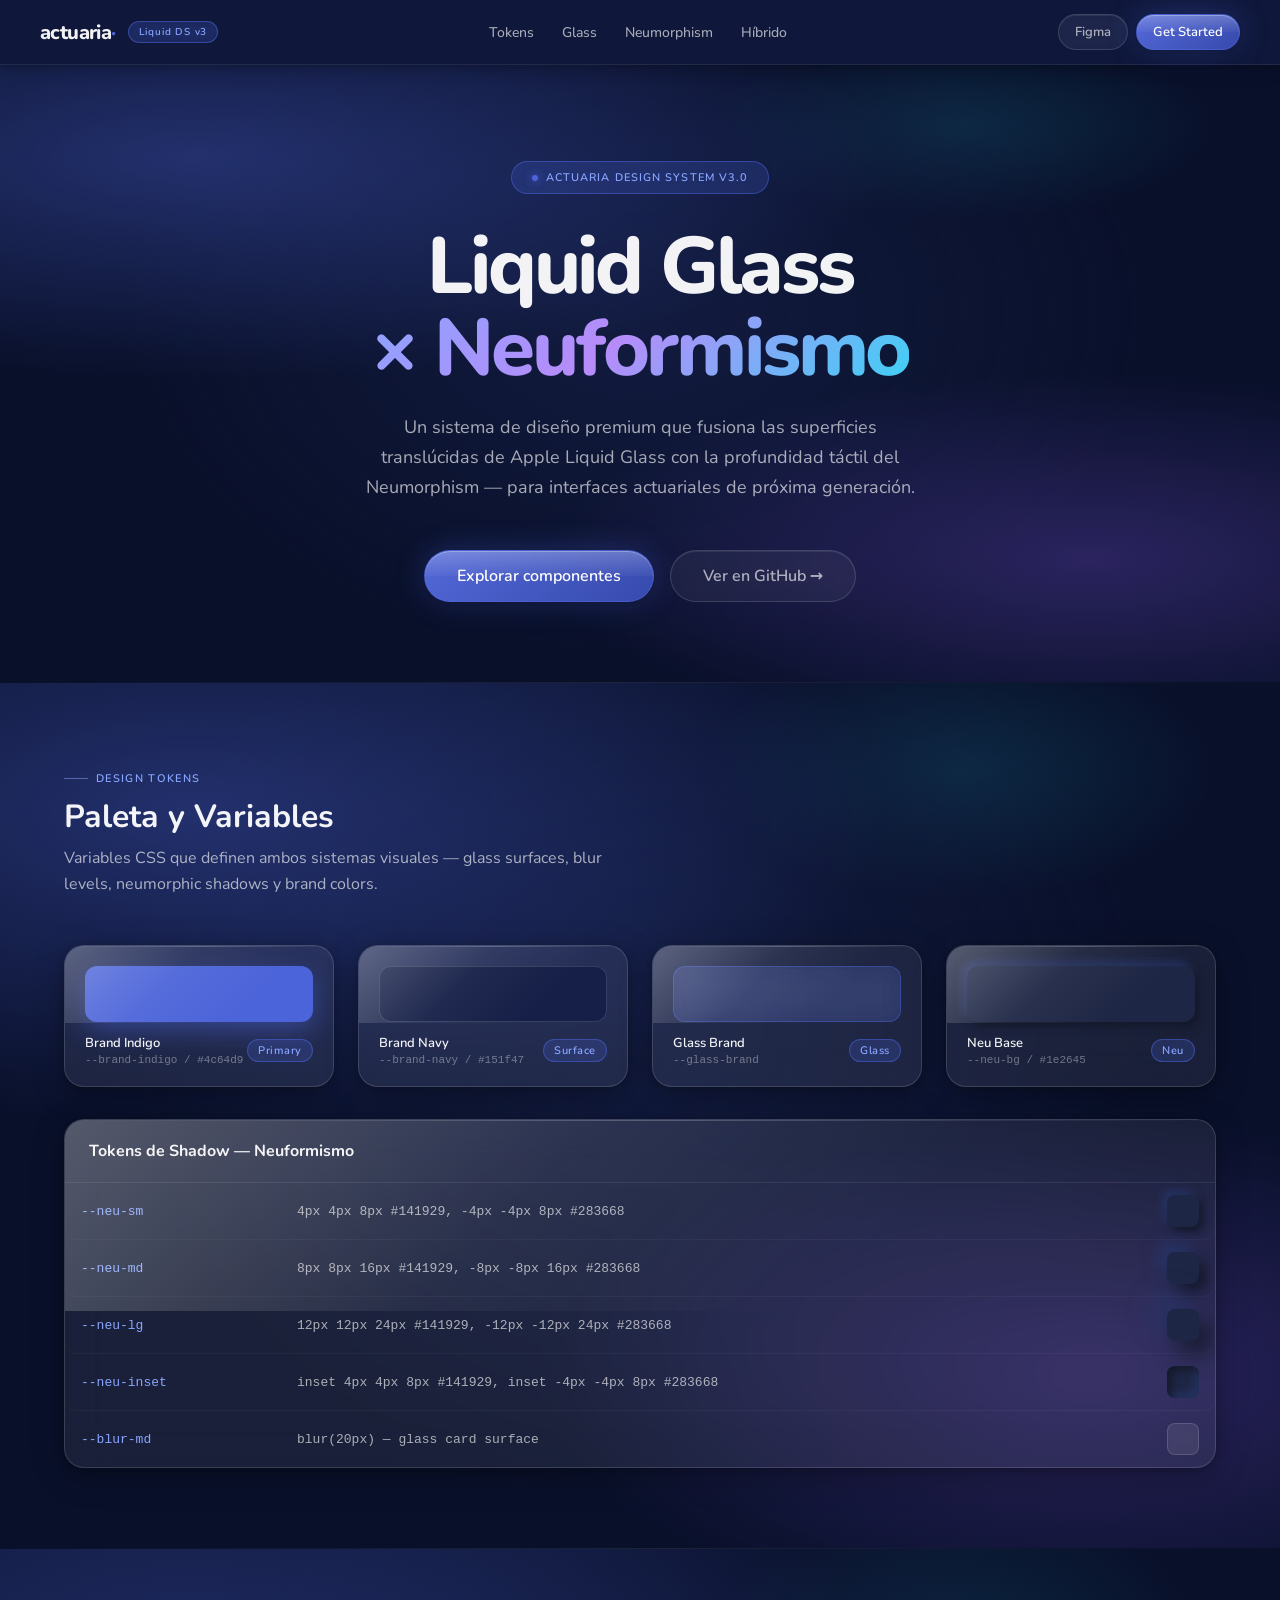
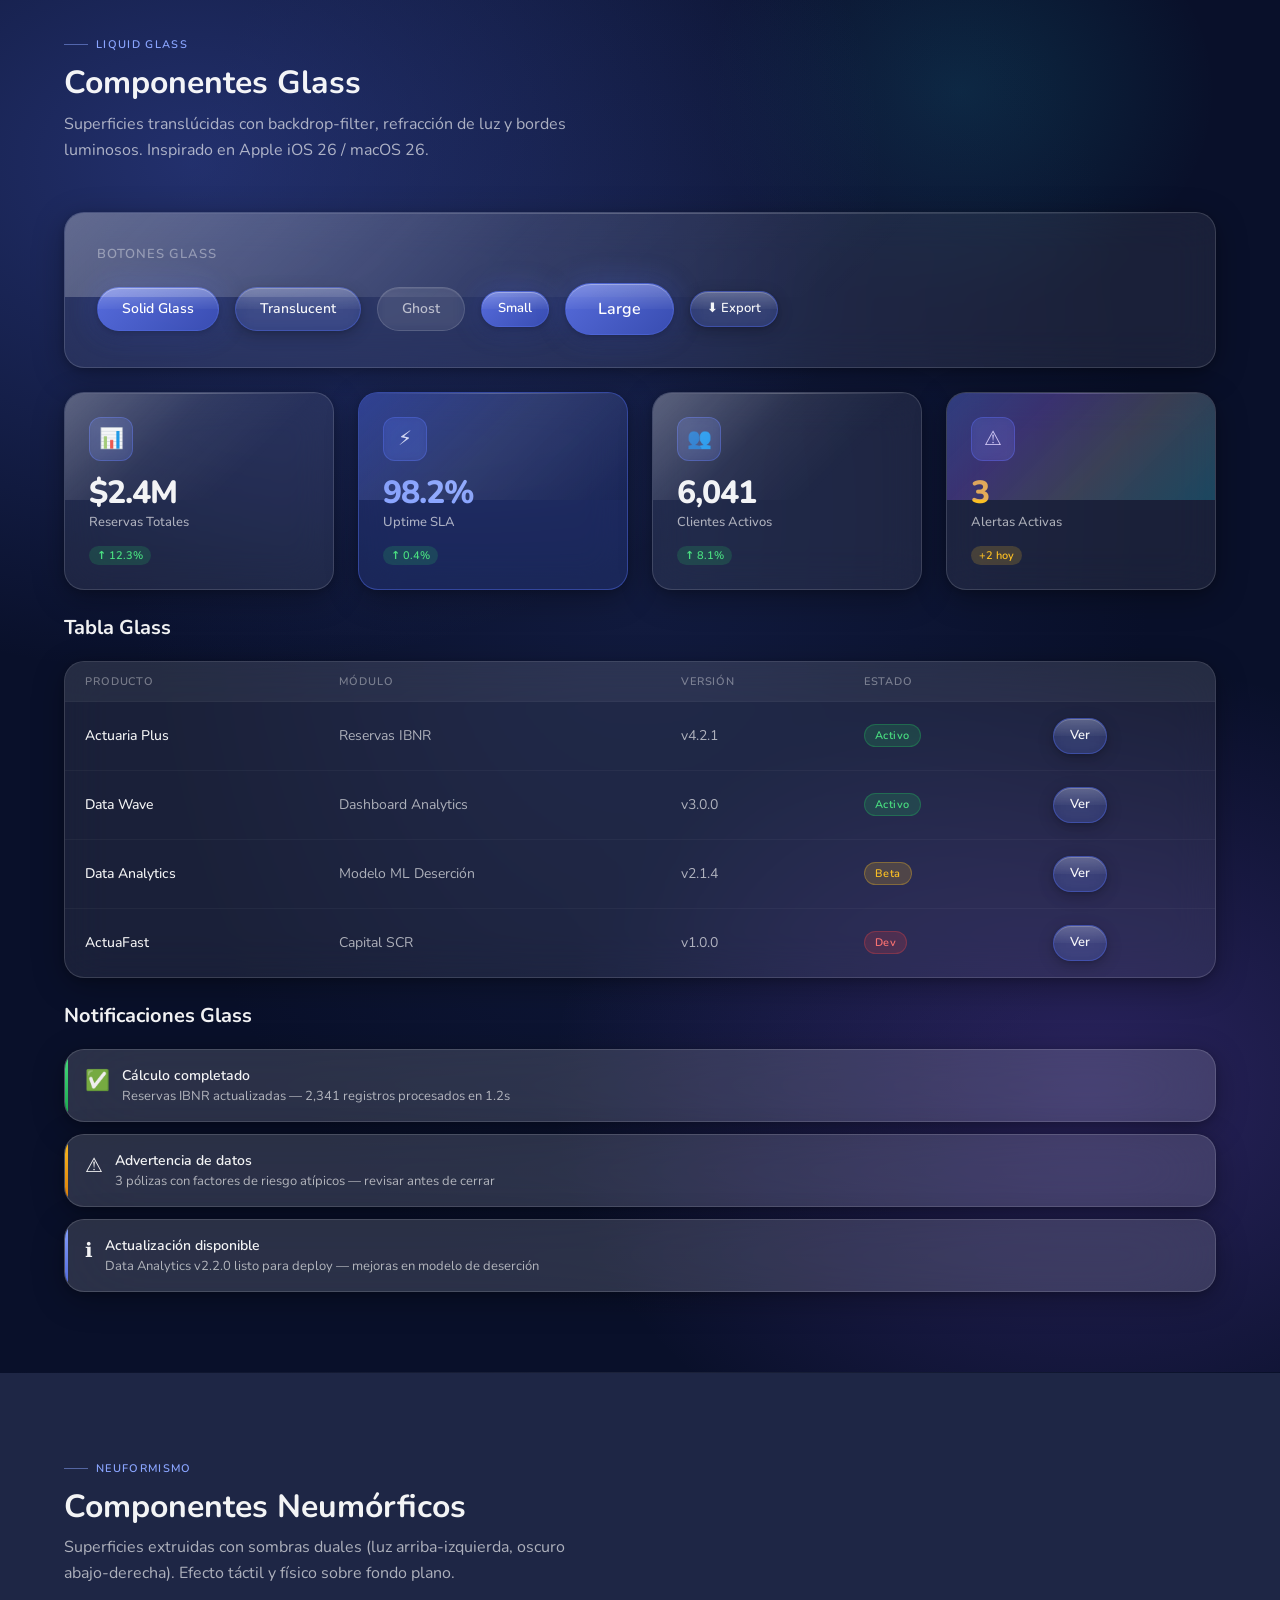
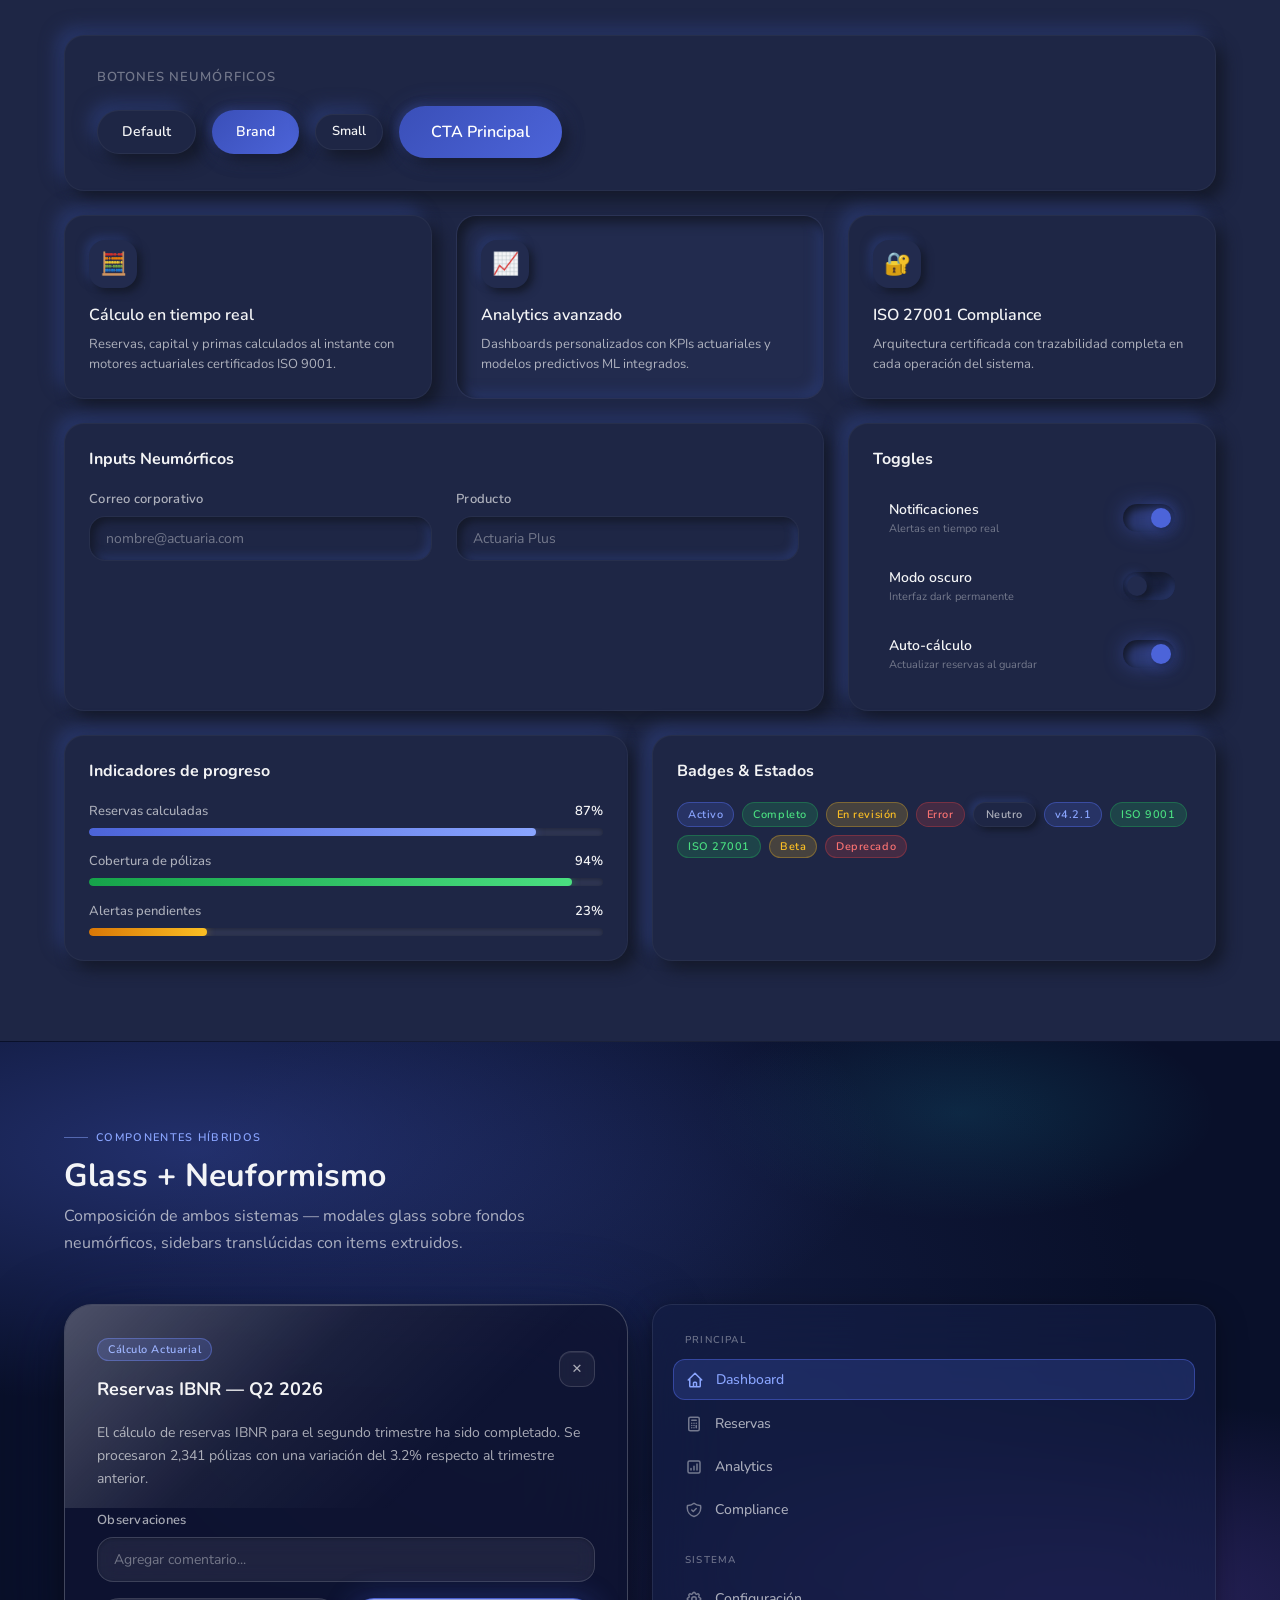
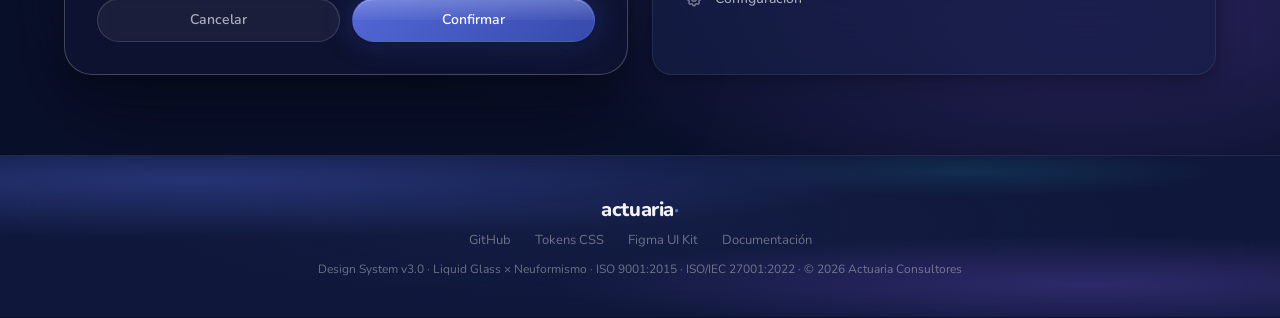
<file: index.html>
<!DOCTYPE html>
<html lang="es">
<head>
  <meta charset="UTF-8">
  <meta name="viewport" content="width=device-width, initial-scale=1.0">
  <title>Actuaria DS v3 — Liquid Glass × Neuformismo</title>
  <link rel="preconnect" href="https://fonts.googleapis.com">
  <link href="https://fonts.googleapis.com/css2?family=Nunito:wght@300;400;500;600;700;800;900&display=swap" rel="stylesheet">
  <link rel="stylesheet" href="design-tokens-liquid.css">
  <style>
    /* ─── Reset ───────────────────────────────────────────── */
    *, *::before, *::after { box-sizing: border-box; margin: 0; padding: 0; }
    html { scroll-behavior: smooth; }
    body {
      font-family: var(--font-sans);
      background: #09102a;
      color: var(--text-primary);
      min-height: 100vh;
      overflow-x: hidden;
    }

    /* ─── Aurora background ───────────────────────────────── */
    .aurora {
      position: relative;
      background: #09102a;
    }
    .aurora::before {
      content: '';
      position: absolute;
      inset: 0;
      pointer-events: none;
      z-index: 0;
      background:
        radial-gradient(ellipse 90% 60% at 15% 15%, rgba(76,100,217,.38) 0%, transparent 60%),
        radial-gradient(ellipse 70% 50% at 85% 80%, rgba(139,92,246,.26) 0%, transparent 60%),
        radial-gradient(ellipse 50% 70% at 50% 40%, rgba(21,31,71,.75) 0%, transparent 80%),
        radial-gradient(ellipse 40% 30% at 75% 10%, rgba(34,211,238,.13) 0%, transparent 50%);
    }
    .aurora > * { position: relative; z-index: 1; }

    /* ─── Neu background ──────────────────────────────────── */
    .neu-section { background: var(--neu-bg); }

    /* ─── Layout ──────────────────────────────────────────── */
    .container { max-width: 1200px; margin: 0 auto; padding: 0 var(--sp-24); }
    .section { padding: var(--sp-80) 0; }
    .grid-2 { display: grid; grid-template-columns: repeat(2, 1fr); gap: var(--sp-24); }
    .grid-3 { display: grid; grid-template-columns: repeat(3, 1fr); gap: var(--sp-24); }
    .grid-4 { display: grid; grid-template-columns: repeat(4, 1fr); gap: var(--sp-24); }
    @media (max-width: 900px) { .grid-2, .grid-3, .grid-4 { grid-template-columns: 1fr; } }
    @media (min-width: 901px) and (max-width: 1100px) { .grid-4 { grid-template-columns: repeat(2, 1fr); } }

    .flex { display: flex; }
    .items-center { align-items: center; }
    .justify-between { justify-content: space-between; }
    .flex-wrap { flex-wrap: wrap; }
    .gap-8  { gap: var(--sp-8);  }
    .gap-12 { gap: var(--sp-12); }
    .gap-16 { gap: var(--sp-16); }
    .gap-24 { gap: var(--sp-24); }
    .mb-8   { margin-bottom: var(--sp-8);  }
    .mb-12  { margin-bottom: var(--sp-12); }
    .mb-16  { margin-bottom: var(--sp-16); }
    .mb-20  { margin-bottom: var(--sp-20); }
    .mb-24  { margin-bottom: var(--sp-24); }
    .mb-32  { margin-bottom: var(--sp-32); }
    .mt-24  { margin-top:    var(--sp-24); }
    .mt-32  { margin-top:    var(--sp-32); }
    .w-100  { width: 100%; }
    .col-span-2 { grid-column: span 2; }

    /* ─── Section header ──────────────────────────────────── */
    .section-eyebrow {
      display: inline-flex; align-items: center; gap: var(--sp-8);
      font-size: var(--fs-xs); font-weight: var(--fw-semi);
      letter-spacing: 0.12em; text-transform: uppercase;
      color: var(--text-brand); margin-bottom: var(--sp-12);
    }
    .section-eyebrow span { display: block; width: 24px; height: 1px; background: currentColor; opacity: .5; }
    .section-title { font-size: var(--fs-3xl); font-weight: var(--fw-bold); line-height: 1.2; margin-bottom: var(--sp-8); }
    .section-desc  { font-size: var(--fs-md); color: var(--text-secondary); line-height: 1.65; max-width: 540px; margin-bottom: var(--sp-48); }

    /* ─── Divider ─────────────────────────────────────────── */
    .divider { height: 1px; background: linear-gradient(90deg, transparent, rgba(255,255,255,.08), transparent); }

    /* ══════════════════════════════════════════════════════
       GLASS NAV
    ══════════════════════════════════════════════════════ */
    .glass-nav {
      position: sticky; top: 0; z-index: 100;
      padding: var(--sp-14, 14px) var(--sp-24);
      background: var(--glass-nav);
      backdrop-filter: var(--blur-md);
      -webkit-backdrop-filter: var(--blur-md);
      border-bottom: var(--glass-border-xs);
      box-shadow: var(--glass-shadow-sm);
    }
    .glass-nav-inner {
      max-width: 1200px; margin: 0 auto;
      display: flex; align-items: center; justify-content: space-between;
    }
    .nav-logo { display: flex; align-items: center; gap: var(--sp-12); }
    .nav-logo-text { font-size: 20px; font-weight: var(--fw-display); letter-spacing: -.03em; }
    .nav-logo-dot { color: var(--brand-indigo); }
    .nav-version {
      padding: 3px 10px;
      background: var(--glass-brand);
      border: var(--glass-border-brand);
      border-radius: var(--r-full);
      font-size: 10px; font-weight: var(--fw-semi); letter-spacing: .08em;
      color: var(--text-brand);
      backdrop-filter: var(--blur-xs);
    }
    .nav-links { display: flex; align-items: center; gap: var(--sp-4, 4px); list-style: none; }
    .nav-links a {
      color: var(--text-secondary); text-decoration: none;
      font-size: var(--fs-base); font-weight: var(--fw-medium);
      padding: var(--sp-8) var(--sp-12); border-radius: var(--r-md);
      transition: color var(--t-fast) var(--ease-glass), background var(--t-fast) var(--ease-glass);
    }
    .nav-links a:hover { color: var(--text-primary); background: rgba(255,255,255,.08); }
    .nav-cta { display: flex; gap: var(--sp-8); }

    /* ══════════════════════════════════════════════════════
       HERO
    ══════════════════════════════════════════════════════ */
    .hero { padding: var(--sp-96) 0 var(--sp-80); text-align: center; }
    .hero-pill {
      display: inline-flex; align-items: center; gap: var(--sp-8);
      padding: var(--sp-8) var(--sp-20);
      background: var(--glass-brand);
      backdrop-filter: var(--blur-sm);
      border: var(--glass-border-brand);
      border-radius: var(--r-full);
      font-size: var(--fs-xs); font-weight: var(--fw-semi); letter-spacing: .10em; text-transform: uppercase;
      color: var(--text-brand); margin-bottom: var(--sp-32);
    }
    .hero-pill::before {
      content: ''; width: 6px; height: 6px; border-radius: 50%;
      background: var(--brand-indigo); box-shadow: 0 0 8px var(--brand-indigo);
      animation: pulse 2s infinite;
    }
    @keyframes pulse {
      0%, 100% { opacity: 1; box-shadow: 0 0 8px var(--brand-indigo); }
      50%       { opacity: .5; box-shadow: 0 0 16px var(--brand-indigo); }
    }
    .hero-title {
      font-size: clamp(44px, 6.5vw, 80px);
      font-weight: var(--fw-display);
      line-height: 1.02; letter-spacing: -.04em;
      margin-bottom: var(--sp-24);
    }
    .gradient-text {
      background: linear-gradient(135deg, #8aa5ff 0%, #b78bfa 45%, #38d4f4 100%);
      -webkit-background-clip: text;
      -webkit-text-fill-color: transparent;
      background-clip: text;
    }
    .hero-sub {
      font-size: var(--fs-lg); color: var(--text-secondary);
      line-height: 1.65; max-width: 560px; margin: 0 auto var(--sp-48);
    }
    .hero-actions { display: flex; align-items: center; justify-content: center; gap: var(--sp-16); flex-wrap: wrap; }

    /* ══════════════════════════════════════════════════════
       BUTTONS
    ══════════════════════════════════════════════════════ */
    .btn {
      display: inline-flex; align-items: center; justify-content: center; gap: var(--sp-8);
      padding: var(--sp-12) var(--sp-24); min-height: 44px;
      font-family: var(--font-sans); font-size: var(--fs-base);
      font-weight: var(--fw-semi); line-height: 1;
      border: none; border-radius: var(--r-xl); cursor: pointer;
      text-decoration: none; white-space: nowrap;
      transition: all var(--t-base) var(--ease-glass);
      position: relative; overflow: hidden;
    }
    .btn-sm  { font-size: var(--fs-sm);  padding: var(--sp-8)  var(--sp-16); min-height: 36px; }
    .btn-lg  { font-size: var(--fs-md);  padding: var(--sp-16) var(--sp-32); min-height: 52px; }
    .btn-pill { border-radius: var(--r-full); }

    /* Liquid Glass solid */
    .btn-glass-solid {
      background: linear-gradient(135deg, rgba(90,112,230,.92), rgba(58,79,184,.92));
      backdrop-filter: var(--blur-sm);
      border: var(--glass-border-brand);
      color: #fff;
      box-shadow: var(--glass-shadow-sm), 0 0 28px rgba(76,100,217,.38),
                  inset 0 1px 0 rgba(255,255,255,.28);
    }
    .btn-glass-solid::before {
      content: ''; position: absolute; top: 0; left: 0; right: 0; height: 50%;
      background: var(--glass-shine-top); pointer-events: none;
    }
    .btn-glass-solid:hover {
      box-shadow: var(--glass-shadow-md), 0 0 40px rgba(76,100,217,.52),
                  inset 0 1px 0 rgba(255,255,255,.32);
      transform: translateY(-1px);
    }
    .btn-glass-solid:active { transform: translateY(0); }

    /* Liquid Glass translucent */
    .btn-glass {
      background: var(--glass-brand);
      backdrop-filter: var(--blur-sm);
      -webkit-backdrop-filter: var(--blur-sm);
      border: var(--glass-border-brand);
      color: var(--text-primary);
      box-shadow: var(--glass-shadow-sm), inset 0 1px 0 rgba(255,255,255,.18);
    }
    .btn-glass::before {
      content: ''; position: absolute; top: 0; left: 0; right: 0; height: 50%;
      background: var(--glass-shine-top); pointer-events: none;
    }
    .btn-glass:hover {
      background: rgba(76,100,217,.38);
      box-shadow: var(--glass-shadow-md), 0 0 20px rgba(76,100,217,.25),
                  inset 0 1px 0 rgba(255,255,255,.24);
      transform: translateY(-1px);
    }

    /* Ghost */
    .btn-ghost {
      background: rgba(255,255,255,.05);
      backdrop-filter: var(--blur-xs);
      border: var(--glass-border-sm);
      color: var(--text-secondary);
      box-shadow: inset 0 1px 0 rgba(255,255,255,.08);
    }
    .btn-ghost:hover { background: rgba(255,255,255,.10); color: var(--text-primary); border: var(--glass-border-md); }

    /* Neumorphic */
    .btn-neu {
      background: var(--neu-bg);
      border: 1px solid rgba(255,255,255,.05);
      color: var(--text-primary);
      box-shadow: var(--neu-md);
    }
    .btn-neu:hover { box-shadow: var(--neu-lg), var(--neu-glow-brand); color: var(--text-brand); transform: translateY(-1px); }
    .btn-neu:active { box-shadow: var(--neu-inset); transform: translateY(0); }

    /* Neumorphic brand */
    .btn-neu-brand {
      background: linear-gradient(135deg, #3a4fb8, #4c64d9);
      border: none; color: #fff;
      box-shadow: 6px 6px 16px var(--neu-dark), -2px -2px 8px rgba(76,100,217,.28),
                  0 0 24px rgba(76,100,217,.22);
    }
    .btn-neu-brand:hover {
      box-shadow: 8px 8px 20px var(--neu-dark), -2px -2px 10px rgba(76,100,217,.32),
                  0 0 36px rgba(76,100,217,.38);
      transform: translateY(-2px);
    }
    .btn-neu-brand:active {
      box-shadow: inset 4px 4px 10px var(--neu-dark), inset -2px -2px 6px rgba(76,100,217,.20);
      transform: translateY(0);
    }

    /* ══════════════════════════════════════════════════════
       GLASS CARD
    ══════════════════════════════════════════════════════ */
    .glass-card {
      background: var(--glass-card);
      backdrop-filter: var(--blur-md);
      -webkit-backdrop-filter: var(--blur-md);
      border: var(--glass-border-sm);
      border-radius: var(--r-xl);
      box-shadow: var(--glass-shadow-md);
      padding: var(--sp-24);
      position: relative; overflow: hidden;
      transition: transform var(--t-base) var(--ease-spring), box-shadow var(--t-base) var(--ease-glass);
    }
    .glass-card::before {
      content: ''; position: absolute; top: 0; left: 0; right: 0; height: 1px;
      background: linear-gradient(90deg, transparent, rgba(255,255,255,.22), transparent);
    }
    .glass-card::after {
      content: ''; position: absolute; top: 0; left: 0; width: 100%; height: 55%;
      background: var(--glass-shine-diag); pointer-events: none;
    }
    .glass-card:hover { transform: translateY(-4px); box-shadow: var(--glass-shadow-lg); border-color: rgba(255,255,255,.24); }

    .glass-card-brand  { background: rgba(76,100,217,.18); border: var(--glass-border-brand); }
    .glass-card-brand::after  { background: var(--glass-refraction); }
    .glass-card-iridescent::after { background: var(--glass-iridescent); }
    .glass-card-modal {
      background: var(--glass-modal);
      backdrop-filter: var(--blur-xl);
      -webkit-backdrop-filter: var(--blur-xl);
      border: var(--glass-border-md);
      border-radius: var(--r-2xl);
      box-shadow: var(--glass-shadow-xl), 0 0 80px rgba(76,100,217,.14);
    }

    /* ─── Neu Card ───────────────────────────────────────── */
    .neu-card {
      background: var(--neu-bg);
      border: 1px solid rgba(255,255,255,.04);
      border-radius: var(--r-xl);
      box-shadow: var(--neu-md);
      padding: var(--sp-24);
      transition: all var(--t-base) var(--ease-spring);
    }
    .neu-card:hover { box-shadow: var(--neu-lg); transform: translateY(-2px); }
    .neu-card-pressed { box-shadow: var(--neu-inset-md); background: var(--neu-bg-2); }

    /* ══════════════════════════════════════════════════════
       METRIC / KPI CARDS
    ══════════════════════════════════════════════════════ */
    .metric-icon {
      width: 44px; height: 44px; border-radius: var(--r-md);
      display: flex; align-items: center; justify-content: center; font-size: 20px;
      margin-bottom: var(--sp-16);
    }
    .metric-icon-glass { background: var(--glass-brand); border: var(--glass-border-brand); backdrop-filter: var(--blur-xs); }
    .metric-value { font-size: var(--fs-3xl); font-weight: var(--fw-display); letter-spacing: -.03em; line-height: 1; margin-bottom: var(--sp-4); }
    .metric-label { font-size: var(--fs-sm); color: var(--text-secondary); font-weight: var(--fw-medium); margin-bottom: var(--sp-12); }
    .metric-delta {
      display: inline-flex; align-items: center; gap: var(--sp-4);
      font-size: var(--fs-xs); font-weight: var(--fw-semi);
      padding: 2px 8px; border-radius: var(--r-full);
    }
    .delta-up   { color: var(--text-success); background: var(--glass-success); }
    .delta-down { color: var(--text-danger);  background: var(--glass-danger);  }
    .delta-warn { color: var(--text-warning); background: var(--glass-warning); }

    /* ══════════════════════════════════════════════════════
       BADGES
    ══════════════════════════════════════════════════════ */
    .badge {
      display: inline-flex; align-items: center; gap: var(--sp-4);
      padding: 3px 10px; font-size: 11px; font-weight: var(--fw-semi);
      letter-spacing: .05em; border-radius: var(--r-full); white-space: nowrap;
    }
    .badge-brand   { background: var(--glass-brand);   border: var(--glass-border-brand);                          color: var(--text-brand);   }
    .badge-success { background: var(--glass-success); border: 1px solid rgba(34,197,94,.30);                      color: var(--text-success); }
    .badge-warning { background: var(--glass-warning); border: 1px solid rgba(251,191,36,.30);                     color: var(--text-warning); }
    .badge-danger  { background: var(--glass-danger);  border: 1px solid rgba(239,68,68,.30);                      color: var(--text-danger);  }
    .badge-neu     { background: var(--neu-bg);         box-shadow: var(--neu-xs); border: 1px solid rgba(255,255,255,.05); color: var(--text-secondary); padding: 4px 12px; }

    /* ══════════════════════════════════════════════════════
       INPUTS
    ══════════════════════════════════════════════════════ */
    .input-group { display: flex; flex-direction: column; gap: var(--sp-8); }
    .input-label { font-size: var(--fs-sm); font-weight: var(--fw-semi); color: var(--text-secondary); letter-spacing: .02em; }

    .input-glass {
      width: 100%; padding: var(--sp-12) var(--sp-16); min-height: 44px;
      font-family: var(--font-sans); font-size: var(--fs-base); color: var(--text-primary);
      background: var(--glass-card); backdrop-filter: var(--blur-sm);
      border: var(--glass-border-sm); border-radius: var(--r-lg); outline: none;
      transition: all var(--t-base) var(--ease-glass);
      box-shadow: inset 0 1px 3px rgba(0,0,0,.20);
    }
    .input-glass::placeholder { color: var(--text-tertiary); }
    .input-glass:focus {
      border-color: rgba(76,100,217,.60);
      box-shadow: 0 0 0 3px rgba(76,100,217,.16), inset 0 1px 3px rgba(0,0,0,.18);
      background: var(--glass-card-md);
    }

    .input-neu {
      width: 100%; padding: var(--sp-12) var(--sp-16); min-height: 44px;
      font-family: var(--font-sans); font-size: var(--fs-base); color: var(--text-primary);
      background: var(--neu-bg); border: 1px solid rgba(255,255,255,.04);
      border-radius: var(--r-lg); outline: none; box-shadow: var(--neu-inset);
      transition: all var(--t-base) var(--ease-glass);
    }
    .input-neu::placeholder { color: var(--text-tertiary); }
    .input-neu:focus {
      box-shadow: var(--neu-inset-md), 0 0 0 2px rgba(76,100,217,.22);
      border-color: rgba(76,100,217,.30);
    }

    /* ══════════════════════════════════════════════════════
       TOGGLE (Neuformismo)
    ══════════════════════════════════════════════════════ */
    .toggle-row {
      display: flex; align-items: center; justify-content: space-between;
      padding: var(--sp-14, 14px) var(--sp-16); border-radius: var(--r-md);
    }
    .toggle-info { display: flex; flex-direction: column; gap: 2px; }
    .toggle-title { font-size: var(--fs-base); font-weight: var(--fw-semi); }
    .toggle-desc  { font-size: var(--fs-xs); color: var(--text-tertiary); }

    .toggle { position: relative; width: 52px; height: 28px; cursor: pointer; flex-shrink: 0; }
    .toggle input { display: none; }
    .toggle-track {
      display: block; width: 52px; height: 28px; border-radius: var(--r-full);
      background: var(--neu-bg-3); box-shadow: var(--neu-inset); position: relative;
      transition: all var(--t-base) var(--ease-glass);
    }
    .toggle-thumb {
      position: absolute; top: 4px; left: 4px; width: 20px; height: 20px;
      border-radius: 50%; background: var(--neu-bg-2); box-shadow: var(--neu-sm);
      transition: all var(--t-base) var(--ease-spring);
    }
    .toggle input:checked + .toggle-track {
      background: rgba(76,100,217,.30);
      box-shadow: var(--neu-inset), var(--neu-glow-brand);
    }
    .toggle input:checked + .toggle-track .toggle-thumb {
      transform: translateX(24px);
      background: var(--brand-indigo);
      box-shadow: 2px 2px 6px rgba(0,0,0,.4), 0 0 14px rgba(76,100,217,.55);
    }

    /* ══════════════════════════════════════════════════════
       PROGRESS BARS
    ══════════════════════════════════════════════════════ */
    .progress-list { display: flex; flex-direction: column; gap: var(--sp-16); }
    .progress-item { display: flex; flex-direction: column; gap: var(--sp-8); }
    .progress-meta { display: flex; justify-content: space-between; align-items: center; }
    .progress-name { font-size: var(--fs-sm); font-weight: var(--fw-medium); color: var(--text-secondary); }
    .progress-val  { font-size: var(--fs-sm); font-weight: var(--fw-semi);   color: var(--text-primary);   }
    .progress-track {
      height: 8px; background: rgba(255,255,255,.07); border-radius: var(--r-full);
      overflow: hidden; box-shadow: inset 0 1px 4px rgba(0,0,0,.30);
    }
    .progress-fill {
      height: 100%; border-radius: var(--r-full);
      background: linear-gradient(90deg, var(--brand-indigo), #8aa5ff);
      box-shadow: 0 0 8px rgba(76,100,217,.50);
      transition: width 1s var(--ease-spring);
    }
    .progress-fill.c-success { background: linear-gradient(90deg, #16a34a, #4ade80); box-shadow: 0 0 8px rgba(34,197,94,.42); }
    .progress-fill.c-warning { background: linear-gradient(90deg, #d97706, #fbbf24); box-shadow: 0 0 8px rgba(251,191,36,.42); }

    /* ══════════════════════════════════════════════════════
       TABLE
    ══════════════════════════════════════════════════════ */
    .table-wrap {
      background: var(--glass-card); backdrop-filter: var(--blur-md);
      border: var(--glass-border-sm); border-radius: var(--r-xl);
      overflow: hidden; box-shadow: var(--glass-shadow-md);
    }
    .ds-table { width: 100%; border-collapse: collapse; font-size: var(--fs-base); }
    .ds-table thead tr { background: rgba(255,255,255,.05); border-bottom: var(--glass-border-xs); }
    .ds-table th { padding: var(--sp-12) var(--sp-20); text-align: left; font-size: 11px; font-weight: var(--fw-semi); letter-spacing: .08em; text-transform: uppercase; color: var(--text-tertiary); }
    .ds-table td { padding: var(--sp-16) var(--sp-20); color: var(--text-secondary); border-bottom: 1px solid rgba(255,255,255,.04); }
    .ds-table td:first-child { color: var(--text-primary); font-weight: var(--fw-medium); }
    .ds-table tbody tr:hover td { background: rgba(255,255,255,.04); }
    .ds-table tbody tr:last-child td { border-bottom: none; }

    /* ══════════════════════════════════════════════════════
       TOAST / NOTIFICATIONS
    ══════════════════════════════════════════════════════ */
    .toast {
      display: flex; align-items: flex-start; gap: var(--sp-12);
      padding: var(--sp-16) var(--sp-20);
      background: var(--glass-card-lg); backdrop-filter: var(--blur-lg);
      border: var(--glass-border-sm); border-radius: var(--r-xl);
      box-shadow: var(--glass-shadow-md); position: relative; overflow: hidden;
    }
    .toast::before { content: ''; position: absolute; left: 0; top: 0; bottom: 0; width: 3px; }
    .toast-success::before { background: linear-gradient(180deg, #4ade80, #16a34a); }
    .toast-warning::before { background: linear-gradient(180deg, #fbbf24, #d97706); }
    .toast-info::before    { background: linear-gradient(180deg, #8aa5ff, var(--brand-indigo)); }
    .toast-icon    { font-size: 20px; flex-shrink: 0; margin-top: 1px; }
    .toast-body    { flex: 1; }
    .toast-title   { font-size: var(--fs-base); font-weight: var(--fw-semi); margin-bottom: 2px; }
    .toast-msg     { font-size: var(--fs-sm); color: var(--text-secondary); }

    /* ══════════════════════════════════════════════════════
       SIDEBAR
    ══════════════════════════════════════════════════════ */
    .glass-sidebar {
      background: var(--glass-nav); backdrop-filter: var(--blur-lg);
      border: var(--glass-border-xs); border-radius: var(--r-xl);
      padding: var(--sp-20); box-shadow: var(--glass-shadow-md);
    }
    .sidebar-group-label {
      font-size: 10px; font-weight: var(--fw-semi); letter-spacing: .12em; text-transform: uppercase;
      color: var(--text-tertiary); padding: var(--sp-8) var(--sp-12); margin-bottom: var(--sp-4);
    }
    .sidebar-item {
      display: flex; align-items: center; gap: var(--sp-12);
      padding: var(--sp-10) var(--sp-12); border-radius: var(--r-md);
      color: var(--text-secondary); font-size: var(--fs-base); font-weight: var(--fw-medium);
      cursor: pointer; text-decoration: none; margin-bottom: var(--sp-4);
      transition: all var(--t-fast) var(--ease-glass);
    }
    .sidebar-item:hover { background: rgba(255,255,255,.08); color: var(--text-primary); }
    .sidebar-item.active { background: var(--glass-brand); border: var(--glass-border-brand); color: var(--text-brand); }
    .s-icon { width: 18px; height: 18px; opacity: .65; flex-shrink: 0; }
    .sidebar-item.active .s-icon { opacity: 1; }

    /* ══════════════════════════════════════════════════════
       FEATURE CARDS (Neu)
    ══════════════════════════════════════════════════════ */
    .feature-icon-wrap {
      width: 48px; height: 48px; border-radius: var(--r-lg);
      background: var(--neu-bg-2); box-shadow: var(--neu-sm);
      display: flex; align-items: center; justify-content: center; font-size: 22px;
      margin-bottom: var(--sp-16);
    }
    .feature-title { font-size: var(--fs-md); font-weight: var(--fw-semi); margin-bottom: var(--sp-8); }
    .feature-desc  { font-size: var(--fs-sm); color: var(--text-secondary); line-height: 1.55; }

    /* ══════════════════════════════════════════════════════
       COLOR SWATCHES
    ══════════════════════════════════════════════════════ */
    .swatch-bg { height: 56px; border-radius: var(--r-md); margin-bottom: var(--sp-12); }
    .swatch-name  { font-size: var(--fs-sm); font-weight: var(--fw-semi); }
    .swatch-hex   { font-size: 11px; color: var(--text-tertiary); font-family: monospace; margin-top: 2px; }

    /* ══════════════════════════════════════════════════════
       TOKEN TABLE
    ══════════════════════════════════════════════════════ */
    .token-row {
      display: flex; align-items: center; gap: var(--sp-16);
      padding: var(--sp-12) var(--sp-16); border-radius: var(--r-md);
      border-bottom: 1px solid rgba(255,255,255,.04);
    }
    .token-row:last-child { border-bottom: none; }
    .token-row:hover { background: rgba(255,255,255,.04); }
    .token-name { font-size: var(--fs-sm); font-family: monospace; color: var(--text-brand); min-width: 200px; }
    .token-value { font-size: var(--fs-sm); color: var(--text-secondary); flex: 1; font-family: monospace; }
    .token-preview { width: 32px; height: 32px; border-radius: var(--r-sm); flex-shrink: 0; }

    /* ══════════════════════════════════════════════════════
       FOOTER
    ══════════════════════════════════════════════════════ */
    .glass-footer {
      padding: var(--sp-40) var(--sp-24);
      background: var(--glass-nav);
      backdrop-filter: var(--blur-md);
      border-top: var(--glass-border-xs);
      text-align: center;
    }
    .footer-wordmark { font-size: 20px; font-weight: var(--fw-display); letter-spacing: -.02em; margin-bottom: var(--sp-8); }
    .footer-wordmark .dot { color: var(--brand-indigo); }
    .footer-links { display: flex; align-items: center; justify-content: center; gap: var(--sp-24); flex-wrap: wrap; }
    .footer-links a { font-size: var(--fs-sm); color: var(--text-tertiary); text-decoration: none; transition: color var(--t-fast); }
    .footer-links a:hover { color: var(--text-brand); }
  </style>
</head>
<body>

<!-- ═══════════ NAV ═══════════ -->
<nav class="glass-nav" role="banner">
  <div class="glass-nav-inner">
    <div class="nav-logo">
      <span class="nav-logo-text">actuaria<span class="nav-logo-dot">·</span></span>
      <span class="nav-version">Liquid DS v3</span>
    </div>
    <ul class="nav-links">
      <li><a href="#tokens">Tokens</a></li>
      <li><a href="#glass">Glass</a></li>
      <li><a href="#neu">Neumorphism</a></li>
      <li><a href="#hybrid">Híbrido</a></li>
    </ul>
    <nav class="nav-cta" aria-label="Acciones principales">
      <button class="btn btn-ghost btn-sm btn-pill">Figma</button>
      <button class="btn btn-glass-solid btn-sm btn-pill">Get Started</button>
    </nav>
  </div>
</nav>

<!-- ═══════════ HERO ═══════════ -->
<section class="section aurora hero" aria-label="Hero">
  <div class="container">
    <div class="hero-pill">Actuaria Design System v3.0</div>
    <h1 class="hero-title">Liquid Glass<br><span class="gradient-text">× Neuformismo</span></h1>
    <p class="hero-sub">
      Un sistema de diseño premium que fusiona las superficies translúcidas de Apple Liquid Glass
      con la profundidad táctil del Neumorphism — para interfaces actuariales de próxima generación.
    </p>
    <div class="hero-actions">
      <button class="btn btn-glass-solid btn-lg btn-pill">Explorar componentes</button>
      <button class="btn btn-ghost btn-lg btn-pill">Ver en GitHub →</button>
    </div>
  </div>
</section>

<div class="divider"></div>

<!-- ═══════════ TOKENS ═══════════ -->
<section id="tokens" class="section aurora">
  <div class="container">
    <div class="section-eyebrow"><span></span>Design Tokens</div>
    <h2 class="section-title">Paleta y Variables</h2>
    <p class="section-desc">Variables CSS que definen ambos sistemas visuales — glass surfaces, blur levels, neumorphic shadows y brand colors.</p>

    <div class="grid-4 mb-32">
      <!-- Brand Indigo -->
      <div class="glass-card" style="padding: var(--sp-20);">
        <div class="swatch-bg" style="background:#4c64d9; box-shadow:0 8px 24px rgba(76,100,217,.45);"></div>
        <div class="flex justify-between items-center">
          <div>
            <div class="swatch-name">Brand Indigo</div>
            <div class="swatch-hex">--brand-indigo / #4c64d9</div>
          </div>
          <span class="badge badge-brand">Primary</span>
        </div>
      </div>
      <!-- Brand Navy -->
      <div class="glass-card" style="padding: var(--sp-20);">
        <div class="swatch-bg" style="background:#151f47; border:var(--glass-border-sm);"></div>
        <div class="flex justify-between items-center">
          <div>
            <div class="swatch-name">Brand Navy</div>
            <div class="swatch-hex">--brand-navy / #151f47</div>
          </div>
          <span class="badge badge-brand">Surface</span>
        </div>
      </div>
      <!-- Glass Brand -->
      <div class="glass-card" style="padding: var(--sp-20);">
        <div class="swatch-bg" style="background:rgba(76,100,217,.20); backdrop-filter:blur(10px); border:1px solid rgba(76,100,217,.45);"></div>
        <div class="flex justify-between items-center">
          <div>
            <div class="swatch-name">Glass Brand</div>
            <div class="swatch-hex">--glass-brand</div>
          </div>
          <span class="badge badge-brand">Glass</span>
        </div>
      </div>
      <!-- Neu Base -->
      <div class="glass-card" style="padding: var(--sp-20);">
        <div class="swatch-bg" style="background:var(--neu-bg); box-shadow:var(--neu-sm);"></div>
        <div class="flex justify-between items-center">
          <div>
            <div class="swatch-name">Neu Base</div>
            <div class="swatch-hex">--neu-bg / #1e2645</div>
          </div>
          <span class="badge badge-brand">Neu</span>
        </div>
      </div>
    </div>

    <!-- Token reference table -->
    <div class="glass-card" style="padding: 0;">
      <div style="padding: var(--sp-20) var(--sp-24); border-bottom: var(--glass-border-xs);">
        <div style="font-size:16px; font-weight:700;">Tokens de Shadow — Neuformismo</div>
      </div>
      <div class="token-row">
        <div class="token-name">--neu-sm</div>
        <div class="token-value">4px 4px 8px #141929, -4px -4px 8px #283668</div>
        <div class="token-preview" style="background:var(--neu-bg); box-shadow:var(--neu-sm);"></div>
      </div>
      <div class="token-row">
        <div class="token-name">--neu-md</div>
        <div class="token-value">8px 8px 16px #141929, -8px -8px 16px #283668</div>
        <div class="token-preview" style="background:var(--neu-bg); box-shadow:var(--neu-md);"></div>
      </div>
      <div class="token-row">
        <div class="token-name">--neu-lg</div>
        <div class="token-value">12px 12px 24px #141929, -12px -12px 24px #283668</div>
        <div class="token-preview" style="background:var(--neu-bg); box-shadow:var(--neu-lg);"></div>
      </div>
      <div class="token-row">
        <div class="token-name">--neu-inset</div>
        <div class="token-value">inset 4px 4px 8px #141929, inset -4px -4px 8px #283668</div>
        <div class="token-preview" style="background:var(--neu-bg); box-shadow:var(--neu-inset);"></div>
      </div>
      <div class="token-row">
        <div class="token-name">--blur-md</div>
        <div class="token-value">blur(20px) — glass card surface</div>
        <div class="token-preview" style="background:var(--glass-card); backdrop-filter:var(--blur-md); border:var(--glass-border-sm);"></div>
      </div>
    </div>
  </div>
</section>

<div class="divider"></div>

<!-- ═══════════ LIQUID GLASS ═══════════ -->
<section id="glass" class="section aurora">
  <div class="container">
    <div class="section-eyebrow"><span></span>Liquid Glass</div>
    <h2 class="section-title">Componentes Glass</h2>
    <p class="section-desc">Superficies translúcidas con backdrop-filter, refracción de luz y bordes luminosos. Inspirado en Apple iOS 26 / macOS 26.</p>

    <!-- Buttons showcase -->
    <div class="glass-card mb-24" style="padding: var(--sp-32);">
      <div style="font-size:13px; font-weight:600; color:var(--text-tertiary); letter-spacing:.08em; text-transform:uppercase; margin-bottom: var(--sp-20);">Botones Glass</div>
      <div class="flex gap-16 items-center flex-wrap">
        <button class="btn btn-glass-solid btn-pill">Solid Glass</button>
        <button class="btn btn-glass btn-pill">Translucent</button>
        <button class="btn btn-ghost btn-pill">Ghost</button>
        <button class="btn btn-glass-solid btn-sm btn-pill">Small</button>
        <button class="btn btn-glass-solid btn-lg btn-pill">Large</button>
        <button class="btn btn-glass btn-pill btn-sm">⬇ Export</button>
      </div>
    </div>

    <!-- Metric cards -->
    <div class="grid-4 mb-24">
      <div class="glass-card">
        <div class="metric-icon metric-icon-glass">📊</div>
        <div class="metric-value">$2.4M</div>
        <div class="metric-label">Reservas Totales</div>
        <span class="metric-delta delta-up">↑ 12.3%</span>
      </div>
      <div class="glass-card glass-card-brand">
        <div class="metric-icon metric-icon-glass">⚡</div>
        <div class="metric-value" style="color:var(--text-brand);">98.2%</div>
        <div class="metric-label">Uptime SLA</div>
        <span class="metric-delta delta-up">↑ 0.4%</span>
      </div>
      <div class="glass-card">
        <div class="metric-icon metric-icon-glass">👥</div>
        <div class="metric-value">6,041</div>
        <div class="metric-label">Clientes Activos</div>
        <span class="metric-delta delta-up">↑ 8.1%</span>
      </div>
      <div class="glass-card glass-card-iridescent">
        <div class="metric-icon metric-icon-glass">⚠️</div>
        <div class="metric-value" style="color:var(--text-warning);">3</div>
        <div class="metric-label">Alertas Activas</div>
        <span class="metric-delta delta-warn">+2 hoy</span>
      </div>
    </div>

    <!-- Table -->
    <h3 style="font-size:20px; font-weight:700; margin-bottom: var(--sp-20);">Tabla Glass</h3>
    <div class="table-wrap mb-24">
      <table class="ds-table">
        <thead>
          <tr>
            <th>Producto</th>
            <th>Módulo</th>
            <th>Versión</th>
            <th>Estado</th>
            <th></th>
          </tr>
        </thead>
        <tbody>
          <tr>
            <td>Actuaria Plus</td>
            <td>Reservas IBNR</td>
            <td>v4.2.1</td>
            <td><span class="badge badge-success">Activo</span></td>
            <td><button class="btn btn-glass btn-sm btn-pill">Ver</button></td>
          </tr>
          <tr>
            <td>Data Wave</td>
            <td>Dashboard Analytics</td>
            <td>v3.0.0</td>
            <td><span class="badge badge-success">Activo</span></td>
            <td><button class="btn btn-glass btn-sm btn-pill">Ver</button></td>
          </tr>
          <tr>
            <td>Data Analytics</td>
            <td>Modelo ML Deserción</td>
            <td>v2.1.4</td>
            <td><span class="badge badge-warning">Beta</span></td>
            <td><button class="btn btn-glass btn-sm btn-pill">Ver</button></td>
          </tr>
          <tr>
            <td>ActuaFast</td>
            <td>Capital SCR</td>
            <td>v1.0.0</td>
            <td><span class="badge badge-danger">Dev</span></td>
            <td><button class="btn btn-glass btn-sm btn-pill">Ver</button></td>
          </tr>
        </tbody>
      </table>
    </div>

    <!-- Toasts -->
    <h3 style="font-size:20px; font-weight:700; margin-bottom: var(--sp-20);">Notificaciones Glass</h3>
    <div style="display:flex; flex-direction:column; gap: var(--sp-12);">
      <div class="toast toast-success" role="status">
        <span class="toast-icon">✅</span>
        <div class="toast-body">
          <div class="toast-title">Cálculo completado</div>
          <div class="toast-msg">Reservas IBNR actualizadas — 2,341 registros procesados en 1.2s</div>
        </div>
      </div>
      <div class="toast toast-warning" role="status">
        <span class="toast-icon">⚠️</span>
        <div class="toast-body">
          <div class="toast-title">Advertencia de datos</div>
          <div class="toast-msg">3 pólizas con factores de riesgo atípicos — revisar antes de cerrar</div>
        </div>
      </div>
      <div class="toast toast-info" role="status">
        <span class="toast-icon">ℹ️</span>
        <div class="toast-body">
          <div class="toast-title">Actualización disponible</div>
          <div class="toast-msg">Data Analytics v2.2.0 listo para deploy — mejoras en modelo de deserción</div>
        </div>
      </div>
    </div>
  </div>
</section>

<div class="divider"></div>

<!-- ═══════════ NEUFORMISMO ═══════════ -->
<section id="neu" class="section neu-section">
  <div class="container">
    <div class="section-eyebrow"><span></span>Neuformismo</div>
    <h2 class="section-title">Componentes Neumórficos</h2>
    <p class="section-desc">Superficies extruidas con sombras duales (luz arriba-izquierda, oscuro abajo-derecha). Efecto táctil y físico sobre fondo plano.</p>

    <!-- Neu buttons -->
    <div class="neu-card mb-24" style="padding: var(--sp-32);">
      <div style="font-size:13px; font-weight:600; color:var(--text-tertiary); letter-spacing:.08em; text-transform:uppercase; margin-bottom: var(--sp-20);">Botones Neumórficos</div>
      <div class="flex gap-16 items-center flex-wrap">
        <button class="btn btn-neu btn-pill">Default</button>
        <button class="btn btn-neu-brand btn-pill">Brand</button>
        <button class="btn btn-neu btn-sm btn-pill">Small</button>
        <button class="btn btn-neu-brand btn-lg btn-pill">CTA Principal</button>
      </div>
    </div>

    <div class="grid-3">
      <!-- Feature cards -->
      <div class="neu-card">
        <div class="feature-icon-wrap">🧮</div>
        <div class="feature-title">Cálculo en tiempo real</div>
        <div class="feature-desc">Reservas, capital y primas calculados al instante con motores actuariales certificados ISO 9001.</div>
      </div>
      <div class="neu-card neu-card-pressed">
        <div class="feature-icon-wrap">📈</div>
        <div class="feature-title">Analytics avanzado</div>
        <div class="feature-desc">Dashboards personalizados con KPIs actuariales y modelos predictivos ML integrados.</div>
      </div>
      <div class="neu-card">
        <div class="feature-icon-wrap">🔐</div>
        <div class="feature-title">ISO 27001 Compliance</div>
        <div class="feature-desc">Arquitectura certificada con trazabilidad completa en cada operación del sistema.</div>
      </div>

      <!-- Neu inputs -->
      <div class="neu-card col-span-2" style="padding:var(--sp-24);">
        <h3 style="font-size:16px; font-weight:700; margin-bottom: var(--sp-20);">Inputs Neumórficos</h3>
        <div class="grid-2">
          <div class="input-group">
            <label class="input-label" for="inp-email">Correo corporativo</label>
            <input class="input-neu" id="inp-email" type="email" placeholder="nombre@actuaria.com" autocomplete="email">
          </div>
          <div class="input-group">
            <label class="input-label" for="inp-product">Producto</label>
            <input class="input-neu" id="inp-product" type="text" placeholder="Actuaria Plus" autocomplete="off">
          </div>
        </div>
      </div>

      <!-- Toggles -->
      <div class="neu-card" style="padding:var(--sp-24);">
        <h3 style="font-size:16px; font-weight:700; margin-bottom: var(--sp-16);">Toggles</h3>
        <div style="display:flex; flex-direction:column; gap:var(--sp-4);">
          <div class="toggle-row">
            <div class="toggle-info">
              <div class="toggle-title">Notificaciones</div>
              <div class="toggle-desc">Alertas en tiempo real</div>
            </div>
            <label class="toggle" aria-label="Notificaciones">
              <input type="checkbox" checked>
              <span class="toggle-track"><span class="toggle-thumb"></span></span>
            </label>
          </div>
          <div class="toggle-row">
            <div class="toggle-info">
              <div class="toggle-title">Modo oscuro</div>
              <div class="toggle-desc">Interfaz dark permanente</div>
            </div>
            <label class="toggle" aria-label="Modo oscuro">
              <input type="checkbox">
              <span class="toggle-track"><span class="toggle-thumb"></span></span>
            </label>
          </div>
          <div class="toggle-row">
            <div class="toggle-info">
              <div class="toggle-title">Auto-cálculo</div>
              <div class="toggle-desc">Actualizar reservas al guardar</div>
            </div>
            <label class="toggle" aria-label="Auto-cálculo">
              <input type="checkbox" checked>
              <span class="toggle-track"><span class="toggle-thumb"></span></span>
            </label>
          </div>
        </div>
      </div>
    </div>

    <!-- Progress + Badges -->
    <div class="grid-2 mt-24">
      <div class="neu-card" style="padding:var(--sp-24);">
        <h3 style="font-size:16px; font-weight:700; margin-bottom: var(--sp-20);">Indicadores de progreso</h3>
        <div class="progress-list">
          <div class="progress-item">
            <div class="progress-meta">
              <span class="progress-name">Reservas calculadas</span>
              <span class="progress-val">87%</span>
            </div>
            <div class="progress-track"><div class="progress-fill" style="width:87%"></div></div>
          </div>
          <div class="progress-item">
            <div class="progress-meta">
              <span class="progress-name">Cobertura de pólizas</span>
              <span class="progress-val">94%</span>
            </div>
            <div class="progress-track"><div class="progress-fill c-success" style="width:94%"></div></div>
          </div>
          <div class="progress-item">
            <div class="progress-meta">
              <span class="progress-name">Alertas pendientes</span>
              <span class="progress-val">23%</span>
            </div>
            <div class="progress-track"><div class="progress-fill c-warning" style="width:23%"></div></div>
          </div>
        </div>
      </div>
      <div class="neu-card" style="padding:var(--sp-24);">
        <h3 style="font-size:16px; font-weight:700; margin-bottom: var(--sp-20);">Badges & Estados</h3>
        <div style="display:flex; flex-wrap:wrap; gap:var(--sp-8);">
          <span class="badge badge-brand">Activo</span>
          <span class="badge badge-success">Completo</span>
          <span class="badge badge-warning">En revisión</span>
          <span class="badge badge-danger">Error</span>
          <span class="badge badge-neu">Neutro</span>
          <span class="badge badge-brand">v4.2.1</span>
          <span class="badge badge-success">ISO 9001</span>
          <span class="badge badge-success">ISO 27001</span>
          <span class="badge badge-warning">Beta</span>
          <span class="badge badge-danger">Deprecado</span>
        </div>
      </div>
    </div>
  </div>
</section>

<div class="divider"></div>

<!-- ═══════════ HYBRID ═══════════ -->
<section id="hybrid" class="section aurora">
  <div class="container">
    <div class="section-eyebrow"><span></span>Componentes Híbridos</div>
    <h2 class="section-title">Glass + Neuformismo</h2>
    <p class="section-desc">Composición de ambos sistemas — modales glass sobre fondos neumórficos, sidebars translúcidas con items extruidos.</p>

    <div class="grid-2">
      <!-- Modal -->
      <div class="glass-card glass-card-modal" style="padding: var(--sp-32);">
        <div class="flex justify-between items-center mb-20">
          <div>
            <span class="badge badge-brand mb-8" style="display:inline-flex;">Cálculo Actuarial</span>
            <div style="font-size:18px; font-weight:700; margin-top:var(--sp-8);">Reservas IBNR — Q2 2026</div>
          </div>
          <button class="btn btn-ghost btn-sm" style="border-radius:var(--r-md); padding: var(--sp-8); min-height:unset; width:36px; height:36px;" aria-label="Cerrar">✕</button>
        </div>
        <p style="font-size:14px; color:var(--text-secondary); line-height:1.65; margin-bottom:var(--sp-20);">
          El cálculo de reservas IBNR para el segundo trimestre ha sido completado. Se procesaron 2,341 pólizas con una variación del 3.2% respecto al trimestre anterior.
        </p>
        <div class="input-group mb-16">
          <label class="input-label" for="modal-obs">Observaciones</label>
          <input class="input-glass" id="modal-obs" type="text" placeholder="Agregar comentario..." autocomplete="off">
        </div>
        <div class="flex gap-12">
          <button class="btn btn-ghost btn-pill w-100">Cancelar</button>
          <button class="btn btn-glass-solid btn-pill w-100">Confirmar</button>
        </div>
      </div>

      <!-- Sidebar -->
      <div class="glass-sidebar">
        <div class="sidebar-group-label">Principal</div>
        <nav aria-label="Navegación principal">
          <a class="sidebar-item active" href="#">
            <svg class="s-icon" fill="none" viewBox="0 0 24 24" stroke="currentColor" aria-hidden="true"><path stroke-linecap="round" stroke-linejoin="round" stroke-width="2" d="M3 12l2-2m0 0l7-7 7 7M5 10v10a1 1 0 001 1h3m10-11l2 2m-2-2v10a1 1 0 01-1 1h-3m-6 0a1 1 0 001-1v-4a1 1 0 011-1h2a1 1 0 011 1v4a1 1 0 001 1m-6 0h6"/></svg>
            Dashboard
          </a>
          <a class="sidebar-item" href="#">
            <svg class="s-icon" fill="none" viewBox="0 0 24 24" stroke="currentColor" aria-hidden="true"><path stroke-linecap="round" stroke-linejoin="round" stroke-width="2" d="M9 7h6m0 10v-3m-3 3h.01M9 17h.01M9 14h.01M12 14h.01M15 11h.01M12 11h.01M9 11h.01M7 21h10a2 2 0 002-2V5a2 2 0 00-2-2H7a2 2 0 00-2 2v14a2 2 0 002 2z"/></svg>
            Reservas
          </a>
          <a class="sidebar-item" href="#">
            <svg class="s-icon" fill="none" viewBox="0 0 24 24" stroke="currentColor" aria-hidden="true"><path stroke-linecap="round" stroke-linejoin="round" stroke-width="2" d="M16 8v8m-4-5v5m-4-2v2m-2 4h12a2 2 0 002-2V6a2 2 0 00-2-2H6a2 2 0 00-2 2v12a2 2 0 002 2z"/></svg>
            Analytics
          </a>
          <a class="sidebar-item" href="#">
            <svg class="s-icon" fill="none" viewBox="0 0 24 24" stroke="currentColor" aria-hidden="true"><path stroke-linecap="round" stroke-linejoin="round" stroke-width="2" d="M9 12l2 2 4-4m5.618-4.016A11.955 11.955 0 0112 2.944a11.955 11.955 0 01-8.618 3.04A12.02 12.02 0 003 9c0 5.591 3.824 10.29 9 11.622 5.176-1.332 9-6.03 9-11.622 0-1.042-.133-2.052-.382-3.016z"/></svg>
            Compliance
          </a>
        </nav>
        <div class="sidebar-group-label" style="margin-top:var(--sp-16);">Sistema</div>
        <nav aria-label="Navegación sistema">
          <a class="sidebar-item" href="#">
            <svg class="s-icon" fill="none" viewBox="0 0 24 24" stroke="currentColor" aria-hidden="true"><path stroke-linecap="round" stroke-linejoin="round" stroke-width="2" d="M10.325 4.317c.426-1.756 2.924-1.756 3.35 0a1.724 1.724 0 002.573 1.066c1.543-.94 3.31.826 2.37 2.37a1.724 1.724 0 001.065 2.572c1.756.426 1.756 2.924 0 3.35a1.724 1.724 0 00-1.066 2.573c.94 1.543-.826 3.31-2.37 2.37a1.724 1.724 0 00-2.572 1.065c-.426 1.756-2.924 1.756-3.35 0a1.724 1.724 0 00-2.573-1.066c-1.543.94-3.31-.826-2.37-2.37a1.724 1.724 0 00-1.065-2.572c-1.756-.426-1.756-2.924 0-3.35a1.724 1.724 0 001.066-2.573c-.94-1.543.826-3.31 2.37-2.37.996.608 2.296.07 2.572-1.065z"/><path stroke-linecap="round" stroke-linejoin="round" stroke-width="2" d="M15 12a3 3 0 11-6 0 3 3 0 016 0z"/></svg>
            Configuración
          </a>
        </nav>
      </div>
    </div>
  </div>
</section>

<!-- ═══════════ FOOTER ═══════════ -->
<footer class="glass-footer aurora" role="contentinfo">
  <div class="footer-wordmark">actuaria<span class="dot">·</span></div>
  <div class="footer-links">
    <a href="https://github.com/renatopuente-ux/design-system-actuaria-liquid">GitHub</a>
    <a href="design-tokens-liquid.css">Tokens CSS</a>
    <a href="#">Figma UI Kit</a>
    <a href="#">Documentación</a>
  </div>
  <div style="font-size:12px; color:var(--text-tertiary); margin-top:var(--sp-12);">
    Design System v3.0 · Liquid Glass × Neuformismo · ISO 9001:2015 · ISO/IEC 27001:2022 · © 2026 Actuaria Consultores
  </div>
</footer>

</body>
</html>
</file>
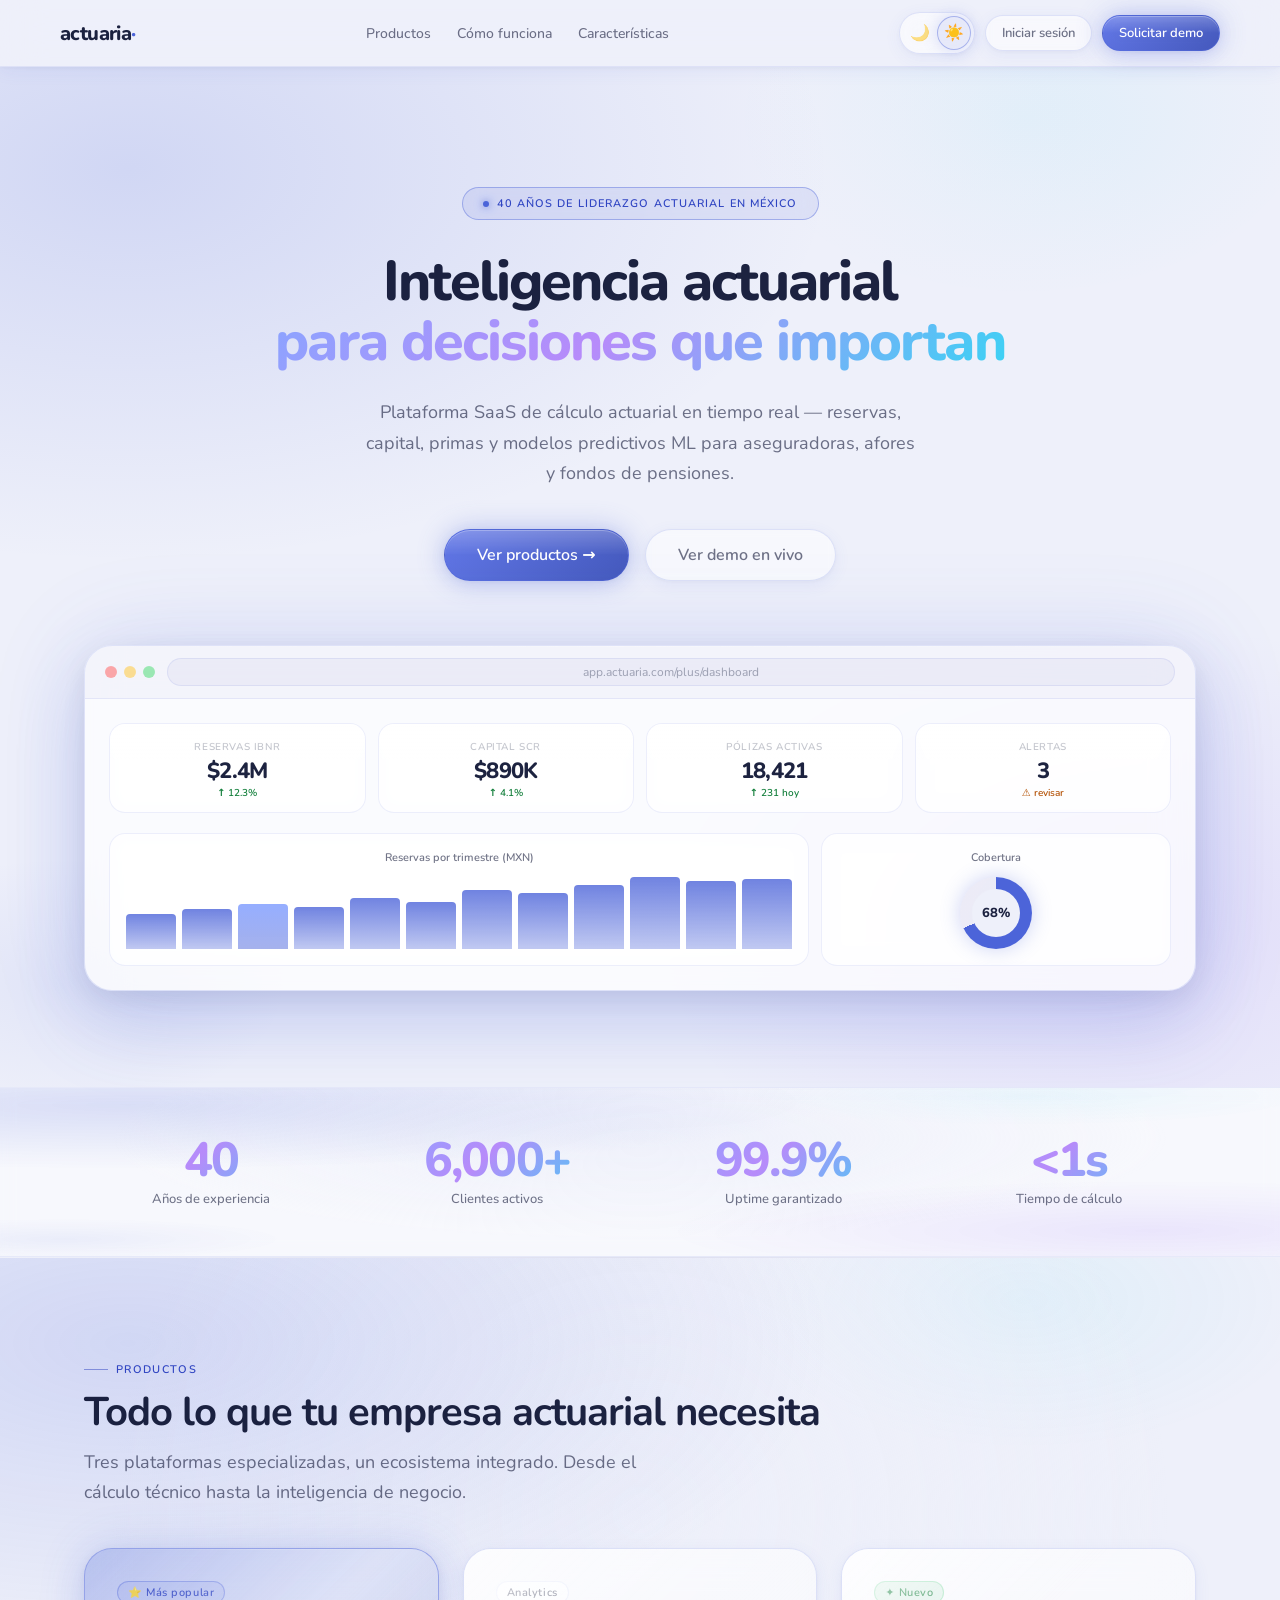
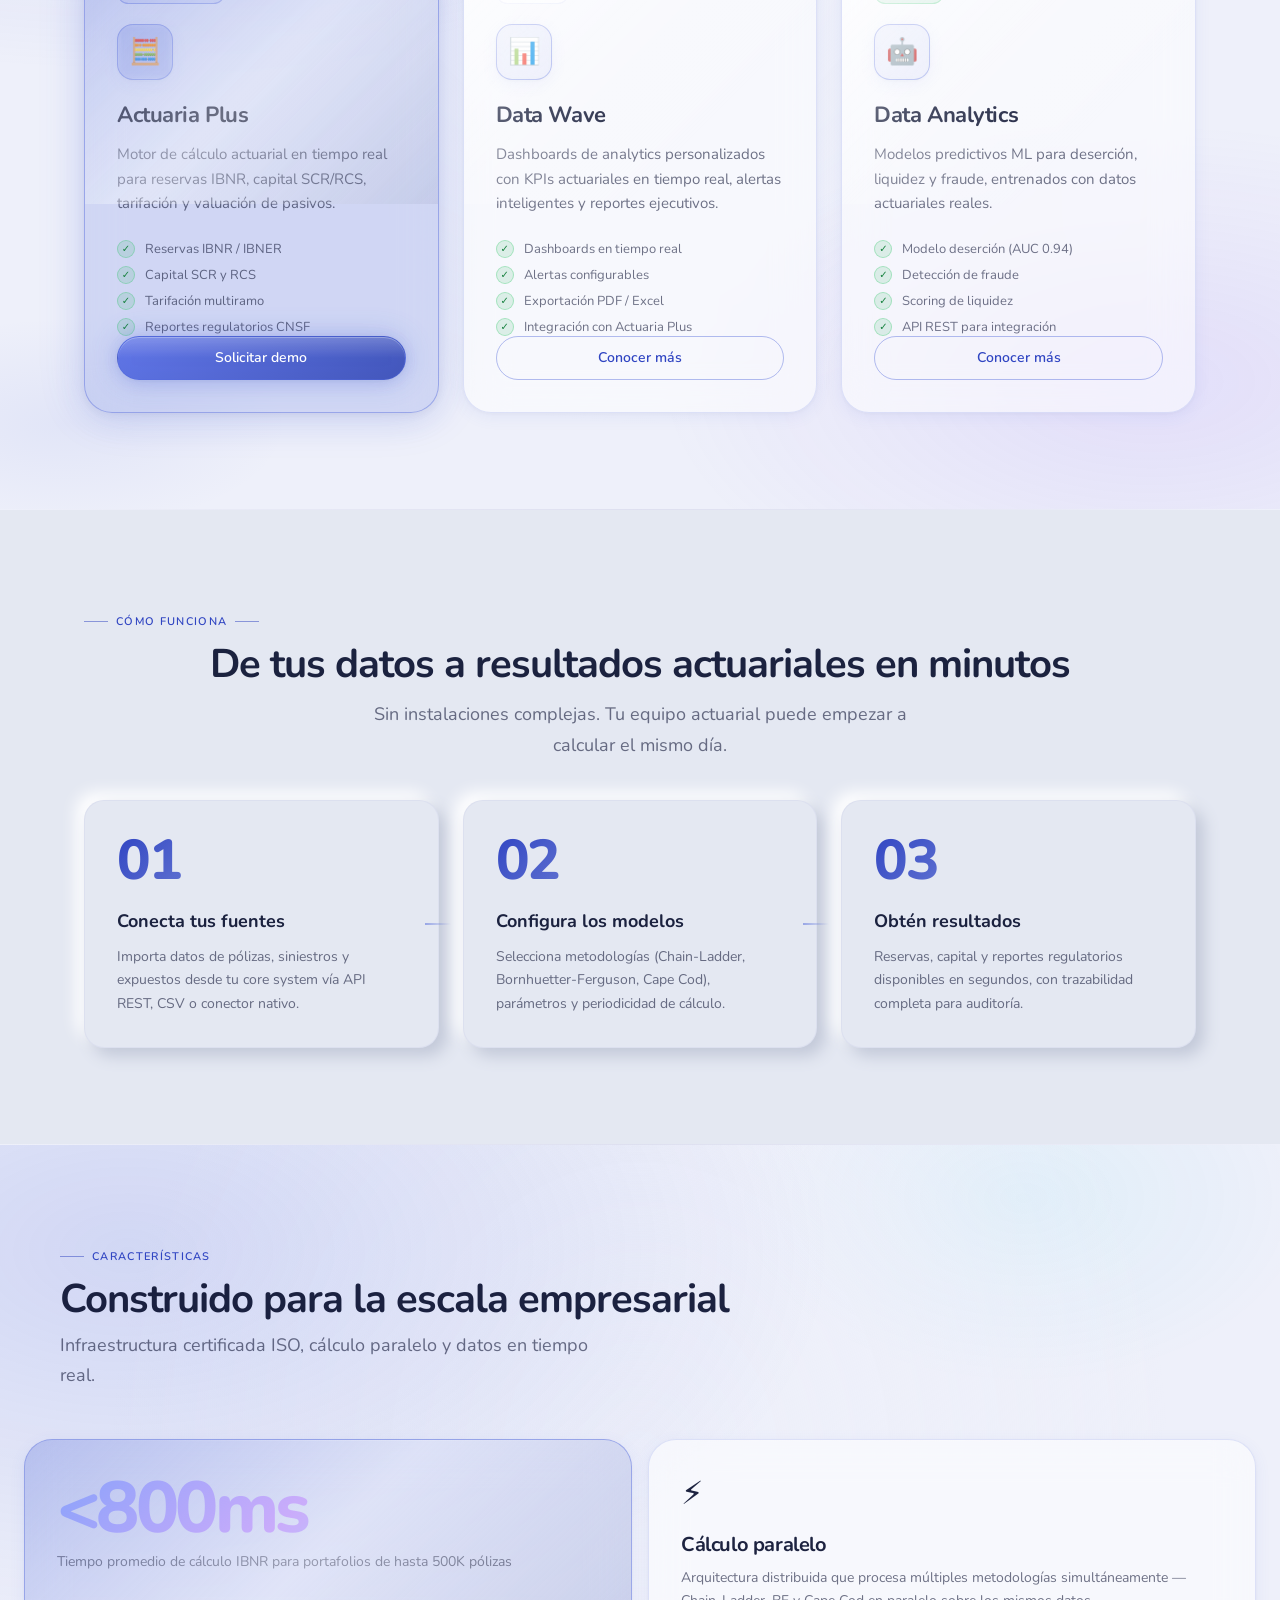
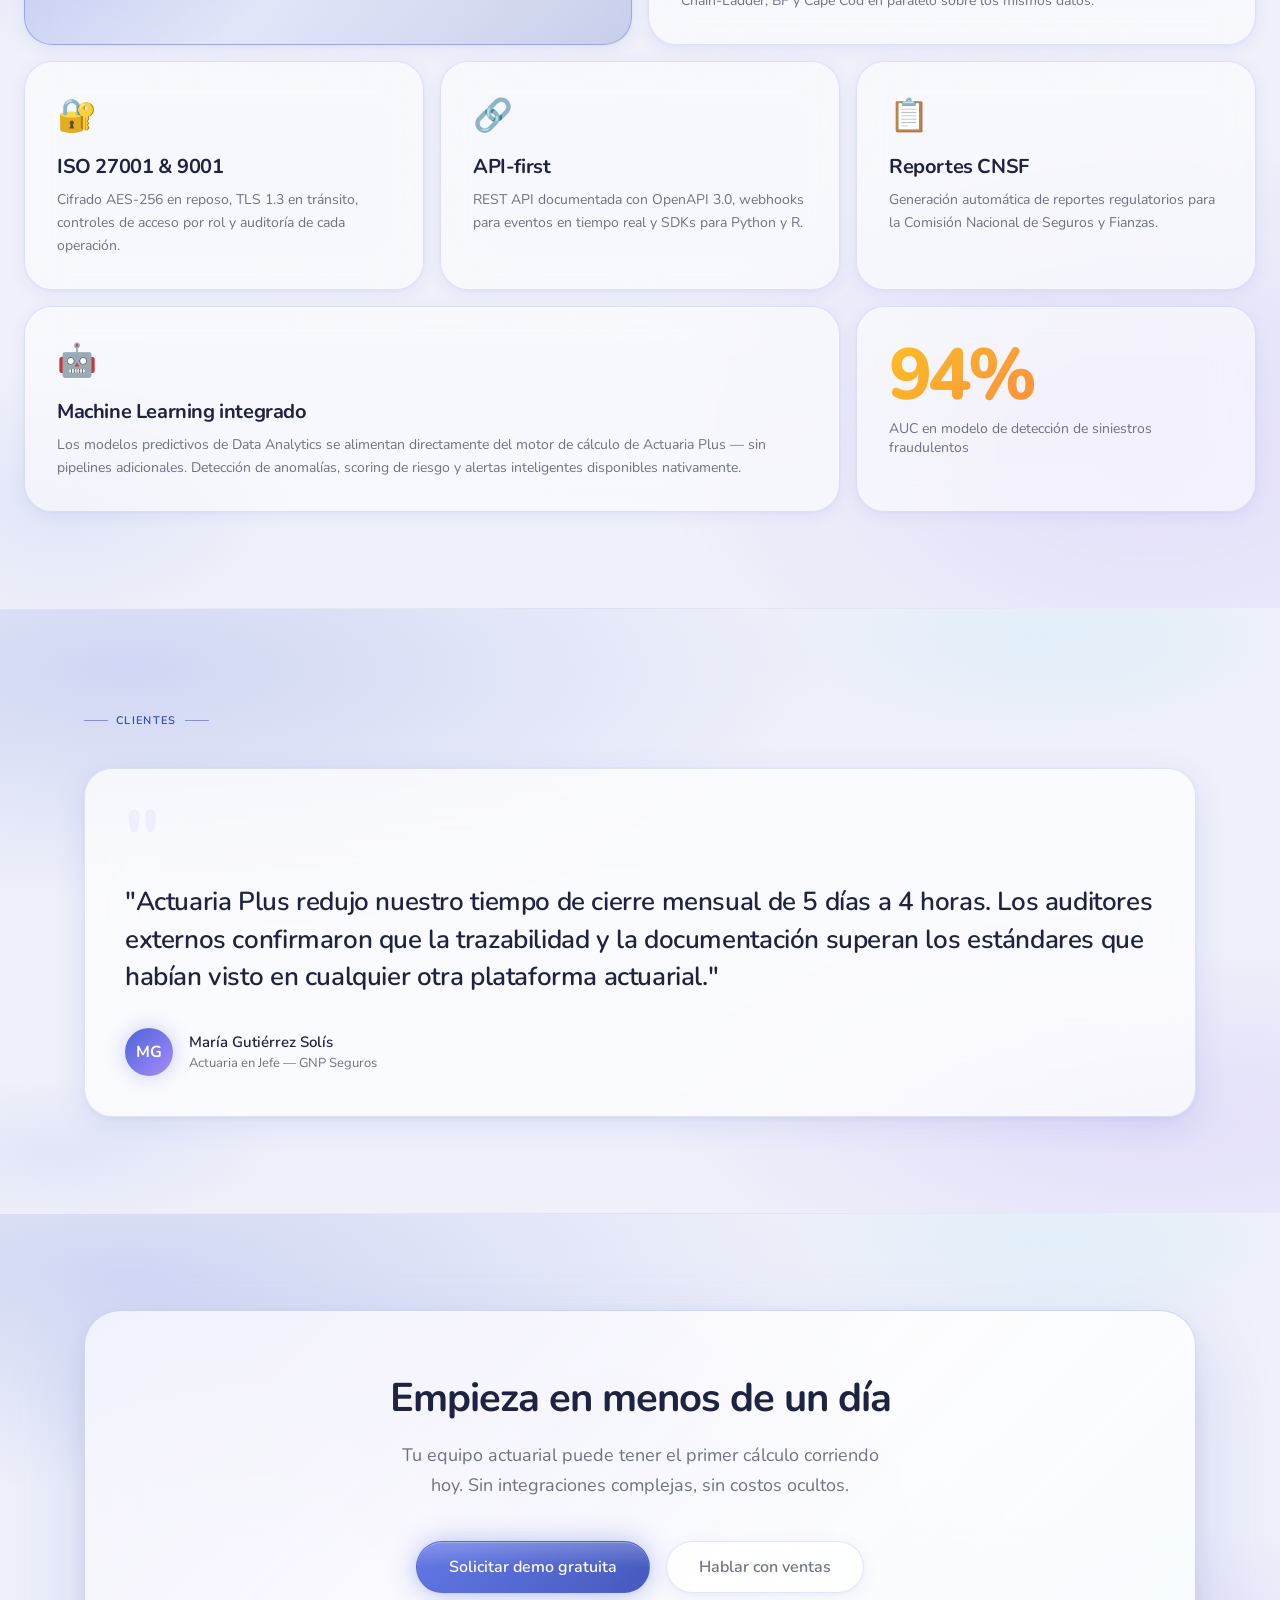
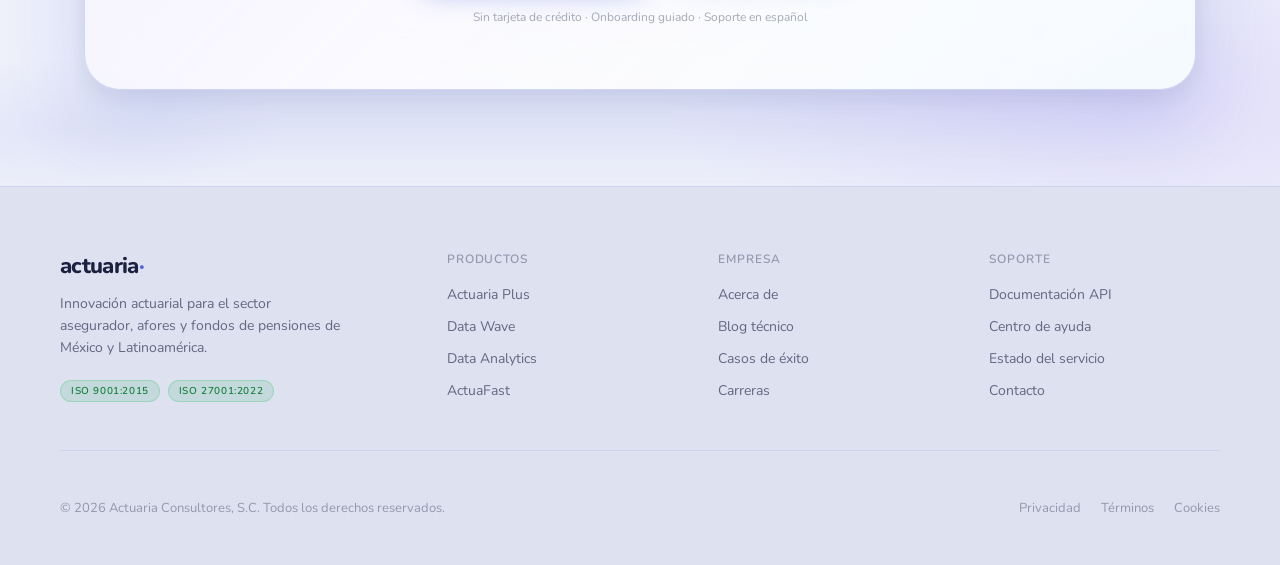
<file: demo-landing.html>
<!DOCTYPE html>
<html lang="es" data-theme="dark">
<head>
  <meta charset="UTF-8">
  <meta name="viewport" content="width=device-width, initial-scale=1.0">
  <title>Actuaria Consultores — Innovación Actuarial para el Siglo XXI</title>
  <link rel="preconnect" href="https://fonts.googleapis.com">
  <link href="https://fonts.googleapis.com/css2?family=Nunito:wght@300;400;500;600;700;800;900&display=swap" rel="stylesheet">
  <link rel="stylesheet" href="design-tokens-liquid.css">
  <style>
    /* ─── Reset ─────────────────────────────────────────── */
    *, *::before, *::after { box-sizing: border-box; margin: 0; padding: 0; }
    html { scroll-behavior: smooth; }
    body {
      font-family: var(--font-sans);
      background: var(--page-bg);
      color: var(--text-primary);
      overflow-x: hidden;
      transition: background var(--t-slow) var(--ease-glass),
                  color var(--t-slow) var(--ease-glass);
    }

    /* ─── Global theme transition ─────────────────────────── */
    *, *::before, *::after {
      transition-property: background-color, border-color, box-shadow, color;
      transition-duration: 300ms;
      transition-timing-function: var(--ease-glass);
    }
    /* Opt out elements where transition looks wrong */
    .btn, a, input { transition-property: all; }

    /* ─── Aurora mesh ─────────────────────────────────────── */
    .aurora { position: relative; background: var(--page-bg); }
    .aurora::before {
      content: ''; position: absolute; inset: 0;
      pointer-events: none; z-index: 0;
      background:
        radial-gradient(ellipse 100% 70% at 10% 10%, var(--aurora-c1) 0%, transparent 55%),
        radial-gradient(ellipse  70% 55% at 90% 85%, var(--aurora-c2) 0%, transparent 55%),
        radial-gradient(ellipse  55% 80% at 50% 30%, var(--aurora-c3) 0%, transparent 75%),
        radial-gradient(ellipse  45% 35% at 80% 05%, var(--aurora-c4) 0%, transparent 50%),
        radial-gradient(ellipse  35% 25% at 05% 90%, var(--aurora-c5) 0%, transparent 50%);
    }
    .aurora > * { position: relative; z-index: 1; }

    .neu-section   { background: var(--page-bg-neu); }
    .dark-section  { background: var(--page-bg-dark); }

    /* ─── Layout ─────────────────────────────────────────── */
    .container      { max-width: 1160px; margin: 0 auto; padding: 0 var(--sp-24); }
    .container-wide { max-width: 1360px; margin: 0 auto; padding: 0 var(--sp-24); }
    .section        { padding: var(--sp-96) 0; }

    .grid-2 { display: grid; grid-template-columns: repeat(2,1fr); gap: var(--sp-24); }
    .grid-3 { display: grid; grid-template-columns: repeat(3,1fr); gap: var(--sp-24); }
    .grid-4 { display: grid; grid-template-columns: repeat(4,1fr); gap: var(--sp-24); }
    @media (max-width: 960px)  { .grid-3, .grid-2 { grid-template-columns: 1fr; } }
    @media (max-width: 1100px) { .grid-4 { grid-template-columns: repeat(2,1fr); } }
    @media (max-width: 680px)  { .grid-4 { grid-template-columns: 1fr; } }

    .flex            { display: flex; }
    .items-center    { align-items: center; }
    .justify-between { justify-content: space-between; }
    .justify-center  { justify-content: center; }
    .flex-wrap       { flex-wrap: wrap; }
    .flex-col        { flex-direction: column; }
    .gap-8  { gap: var(--sp-8);  }
    .gap-12 { gap: var(--sp-12); }
    .gap-16 { gap: var(--sp-16); }
    .gap-24 { gap: var(--sp-24); }
    .mb-8   { margin-bottom: var(--sp-8);  }
    .mb-12  { margin-bottom: var(--sp-12); }
    .mb-16  { margin-bottom: var(--sp-16); }
    .mb-20  { margin-bottom: var(--sp-20); }
    .mb-24  { margin-bottom: var(--sp-24); }
    .mb-32  { margin-bottom: var(--sp-32); }
    .mb-40  { margin-bottom: var(--sp-40); }
    .mt-32  { margin-top: var(--sp-32); }
    .w-100  { width: 100%; }
    .text-center { text-align: center; }

    /* ─── Typography ─────────────────────────────────────── */
    .eyebrow {
      display: inline-flex; align-items: center; gap: var(--sp-8);
      font-size: 11px; font-weight: var(--fw-semi);
      letter-spacing: .12em; text-transform: uppercase;
      color: var(--text-brand); margin-bottom: var(--sp-12);
    }
    .eyebrow-bar { display: block; width: 24px; height: 1px; background: currentColor; opacity: .5; }

    .title-xl  { font-size: clamp(36px,4.5vw,56px); font-weight: var(--fw-display); line-height: 1.08; letter-spacing: -.035em; }
    .title-lg  { font-size: clamp(28px,3.5vw,40px); font-weight: var(--fw-bold);    line-height: 1.15; letter-spacing: -.025em; }
    .subtitle  { font-size: clamp(15px,1.8vw,18px); color: var(--text-secondary); line-height: 1.7; max-width: 560px; }

    .gradient-text {
      background: linear-gradient(135deg, #8aa5ff 0%, #b78bfa 45%, #38d4f4 100%);
      -webkit-background-clip: text; -webkit-text-fill-color: transparent; background-clip: text;
    }
    .gradient-text-warm {
      background: linear-gradient(135deg, #fbbf24 0%, #fb923c 50%, #f43f5e 100%);
      -webkit-background-clip: text; -webkit-text-fill-color: transparent; background-clip: text;
    }

    .divider { height: 1px; background: linear-gradient(90deg, transparent, rgba(128,128,180,.15), transparent); }

    /* ══════════════════════════════════════════════════════
       THEME TOGGLE
    ══════════════════════════════════════════════════════ */
    .theme-toggle {
      display: flex; align-items: center; gap: 0;
      background: var(--glass-card);
      backdrop-filter: var(--blur-sm);
      border: var(--glass-border-sm);
      border-radius: var(--r-full);
      padding: 3px;
      box-shadow: var(--glass-shadow-sm);
      cursor: pointer;
    }
    .theme-toggle-btn {
      display: flex; align-items: center; justify-content: center;
      width: 34px; height: 34px; border-radius: var(--r-full);
      border: none; background: transparent; cursor: pointer;
      font-size: 16px; color: var(--text-secondary);
      transition: all var(--t-base) var(--ease-spring);
      position: relative;
    }
    .theme-toggle-btn.active {
      background: var(--glass-brand);
      border: var(--glass-border-brand);
      color: var(--text-brand);
      box-shadow: var(--neu-glow-brand);
    }
    /* Sun icon */
    .icon-sun  { line-height: 1; }
    .icon-moon { line-height: 1; }

    /* ══════════════════════════════════════════════════════
       NAV
    ══════════════════════════════════════════════════════ */
    .glass-nav {
      position: sticky; top: 0; z-index: 100;
      padding: 12px var(--sp-24);
      background: var(--glass-nav);
      backdrop-filter: var(--blur-md); -webkit-backdrop-filter: var(--blur-md);
      border-bottom: var(--glass-border-xs);
      box-shadow: var(--glass-shadow-sm);
    }
    .nav-inner { max-width: 1160px; margin: 0 auto; display: flex; align-items: center; justify-content: space-between; gap: var(--sp-16); }
    .nav-logo { display: flex; align-items: center; gap: var(--sp-10); text-decoration: none; }
    .nav-logo-word { font-size: 20px; font-weight: var(--fw-display); letter-spacing: -.03em; color: var(--text-primary); }
    .nav-logo-dot  { color: var(--brand-indigo); }
    .nav-links { display: flex; align-items: center; gap: 2px; list-style: none; }
    .nav-links a {
      color: var(--text-secondary); text-decoration: none; font-size: 14px; font-weight: var(--fw-medium);
      padding: var(--sp-8) var(--sp-12); border-radius: var(--r-md);
    }
    .nav-links a:hover { color: var(--text-primary); background: rgba(128,128,200,.10); }
    .nav-right { display: flex; align-items: center; gap: var(--sp-10); }

    /* ══════════════════════════════════════════════════════
       BUTTONS
    ══════════════════════════════════════════════════════ */
    .btn {
      display: inline-flex; align-items: center; justify-content: center; gap: var(--sp-8);
      padding: var(--sp-12) var(--sp-24); min-height: 44px;
      font-family: var(--font-sans); font-size: 14px; font-weight: var(--fw-semi); line-height: 1;
      border: none; border-radius: var(--r-xl); cursor: pointer;
      text-decoration: none; white-space: nowrap;
      position: relative; overflow: hidden;
    }
    .btn-sm  { font-size: 13px; padding: var(--sp-8)  var(--sp-16); min-height: 36px; }
    .btn-lg  { font-size: 16px; padding: var(--sp-16) var(--sp-32); min-height: 52px; border-radius: var(--r-2xl); }
    .btn-pill { border-radius: var(--r-full); }

    .btn-primary {
      background: linear-gradient(135deg, rgba(90,112,230,.94), rgba(58,79,184,.94));
      backdrop-filter: var(--blur-sm); border: var(--glass-border-brand); color: #fff;
      box-shadow: var(--glass-shadow-sm), 0 0 28px rgba(76,100,217,.32), inset 0 1px 0 rgba(255,255,255,.26);
    }
    .btn-primary::before {
      content: ''; position: absolute; top: 0; left: 0; right: 0; height: 50%;
      background: linear-gradient(180deg, rgba(255,255,255,.22) 0%, transparent 100%); pointer-events: none;
    }
    .btn-primary:hover { box-shadow: var(--glass-shadow-md), 0 0 44px rgba(76,100,217,.50), inset 0 1px 0 rgba(255,255,255,.30); transform: translateY(-1px); }
    .btn-primary:active { transform: translateY(0); }

    .btn-ghost {
      background: var(--glass-card); backdrop-filter: var(--blur-xs);
      border: var(--glass-border-sm); color: var(--text-secondary);
      box-shadow: var(--glass-shadow-sm);
    }
    .btn-ghost:hover { background: var(--glass-card-md); color: var(--text-primary); border: var(--glass-border-md); }

    .btn-outline-brand {
      background: transparent; border: var(--glass-border-brand);
      color: var(--text-brand);
    }
    .btn-outline-brand:hover { background: var(--glass-brand); }

    /* ══════════════════════════════════════════════════════
       HERO
    ══════════════════════════════════════════════════════ */
    .hero { padding: 120px 0 96px; }
    .hero-pill {
      display: inline-flex; align-items: center; gap: var(--sp-8);
      padding: var(--sp-8) var(--sp-20);
      background: var(--glass-brand); backdrop-filter: var(--blur-sm);
      border: var(--glass-border-brand); border-radius: var(--r-full);
      font-size: 11px; font-weight: var(--fw-semi); letter-spacing: .10em; text-transform: uppercase;
      color: var(--text-brand); margin-bottom: var(--sp-32);
    }
    .hero-pill-dot {
      width: 6px; height: 6px; border-radius: 50%;
      background: var(--brand-indigo); box-shadow: 0 0 8px var(--brand-indigo);
      animation: glow-pulse 2s ease-in-out infinite;
    }
    @keyframes glow-pulse {
      0%, 100% { opacity: 1; box-shadow: 0 0 8px var(--brand-indigo); }
      50%       { opacity: .5; box-shadow: 0 0 18px var(--brand-indigo); }
    }
    .hero-actions { display: flex; align-items: center; gap: var(--sp-16); flex-wrap: wrap; }

    /* Dashboard mockup */
    .hero-visual { position: relative; margin-top: var(--sp-64); }
    .mockup-frame {
      background: var(--glass-card-md); backdrop-filter: var(--blur-md);
      border: var(--glass-border-sm); border-radius: var(--r-2xl); overflow: hidden;
      box-shadow: var(--glass-shadow-xl), 0 0 100px rgba(76,100,217,.14);
      position: relative;
    }
    .mockup-frame::before {
      content: ''; position: absolute; top: 0; left: 0; right: 0; height: 1px;
      background: linear-gradient(90deg, transparent, rgba(255,255,255,.24), transparent);
    }
    .mockup-topbar {
      display: flex; align-items: center; gap: var(--sp-12);
      padding: 12px var(--sp-20);
      background: rgba(128,128,200,.06); border-bottom: var(--glass-border-xs);
    }
    .mockup-dots { display: flex; gap: 7px; }
    .mockup-dot  { width: 12px; height: 12px; border-radius: 50%; background: rgba(128,128,200,.20); }
    .mockup-dot:nth-child(1) { background: rgba(255,100,100,.55); }
    .mockup-dot:nth-child(2) { background: rgba(255,200,60,.55); }
    .mockup-dot:nth-child(3) { background: rgba(80,220,120,.55); }
    .mockup-url {
      flex: 1; padding: 5px 14px;
      background: rgba(128,128,200,.08); border: var(--glass-border-xs);
      border-radius: var(--r-full); font-size: 12px; color: var(--text-tertiary);
    }
    .mockup-body { padding: var(--sp-24); }

    .kpi-strip { display: grid; grid-template-columns: repeat(4,1fr); gap: var(--sp-12); margin-bottom: var(--sp-20); }
    .kpi-cell {
      background: var(--glass-card); backdrop-filter: var(--blur-sm);
      border: var(--glass-border-xs); border-radius: var(--r-lg);
      padding: var(--sp-16) var(--sp-16) var(--sp-12); position: relative; overflow: hidden;
    }
    .kpi-cell::after {
      content: ''; position: absolute; top: 0; left: 0; right: 0; height: 40%;
      background: var(--glass-shine-top); pointer-events: none;
    }
    .kpi-label { font-size: 10px; color: var(--text-tertiary); font-weight: var(--fw-semi); letter-spacing: .06em; text-transform: uppercase; margin-bottom: 6px; }
    .kpi-value { font-size: 22px; font-weight: var(--fw-display); letter-spacing: -.03em; line-height: 1; }
    .kpi-delta { font-size: 10px; margin-top: 4px; font-weight: var(--fw-semi); }
    .up   { color: var(--text-success); }
    .warn { color: var(--text-warning); }

    .chart-area { display: grid; grid-template-columns: 2fr 1fr; gap: var(--sp-12); }
    .chart-card {
      background: var(--glass-card); backdrop-filter: var(--blur-sm);
      border: var(--glass-border-xs); border-radius: var(--r-lg); padding: var(--sp-16); overflow: hidden;
    }
    .chart-label { font-size: 11px; font-weight: var(--fw-semi); color: var(--text-secondary); margin-bottom: var(--sp-12); }
    .chart-bars  { display: flex; align-items: flex-end; gap: 6px; height: 72px; }
    .bar {
      flex: 1; border-radius: 4px 4px 0 0;
      background: linear-gradient(180deg, rgba(76,100,217,.80) 0%, rgba(76,100,217,.35) 100%);
    }
    .bar:nth-child(3) { background: linear-gradient(180deg, rgba(138,165,255,.90) 0%, rgba(76,100,217,.50) 100%); }
    .ring-chart { display: flex; align-items: center; justify-content: center; height: 72px; }
    .ring {
      width: 72px; height: 72px; border-radius: 50%;
      background: conic-gradient(var(--brand-indigo) 0% 68%, rgba(128,128,200,.15) 68% 100%);
      display: flex; align-items: center; justify-content: center;
      box-shadow: 0 0 20px rgba(76,100,217,.28); position: relative;
    }
    .ring-inner {
      width: 48px; height: 48px; border-radius: 50%;
      background: var(--page-bg);
      display: flex; align-items: center; justify-content: center;
      font-size: 13px; font-weight: var(--fw-display);
    }

    /* ══════════════════════════════════════════════════════
       STATS BAR
    ══════════════════════════════════════════════════════ */
    .stats-bar {
      padding: var(--sp-48) 0;
      background: var(--glass-card);
      backdrop-filter: var(--blur-sm);
      border-top: var(--glass-border-xs);
      border-bottom: var(--glass-border-xs);
    }
    .stats-grid { display: grid; grid-template-columns: repeat(4,1fr); gap: var(--sp-32); text-align: center; }
    @media (max-width: 680px) { .stats-grid { grid-template-columns: repeat(2,1fr); gap: var(--sp-24); } }
    .stat-number { font-size: clamp(32px,4vw,48px); font-weight: var(--fw-display); letter-spacing: -.04em; line-height: 1; margin-bottom: 6px; }
    .stat-label  { font-size: 13px; color: var(--text-secondary); font-weight: var(--fw-medium); }

    /* ══════════════════════════════════════════════════════
       PRODUCT CARDS
    ══════════════════════════════════════════════════════ */
    .product-card {
      background: var(--glass-card); backdrop-filter: var(--blur-md);
      border: var(--glass-border-sm); border-radius: var(--r-2xl);
      padding: var(--sp-32); position: relative; overflow: hidden;
      display: flex; flex-direction: column;
      box-shadow: var(--glass-shadow-sm);
    }
    .product-card::before {
      content: ''; position: absolute; top: 0; left: 0; right: 0; height: 1px;
      background: linear-gradient(90deg, transparent, rgba(255,255,255,.20), transparent);
    }
    .product-card::after {
      content: ''; position: absolute; top: 0; left: 0; width: 100%; height: 55%;
      background: var(--glass-shine-diag); pointer-events: none;
    }
    .product-card:hover { transform: translateY(-6px); box-shadow: var(--glass-shadow-lg); }
    .product-card.featured {
      background: rgba(76,100,217,.18); border: var(--glass-border-brand);
      box-shadow: var(--glass-shadow-md), 0 0 48px rgba(76,100,217,.16);
    }
    .product-card.featured::after { background: var(--glass-refraction); }

    .product-badge {
      display: inline-flex; align-items: center; gap: var(--sp-4);
      padding: 3px 10px; font-size: 11px; font-weight: var(--fw-semi); letter-spacing: .05em;
      border-radius: var(--r-full); margin-bottom: var(--sp-20); align-self: flex-start;
    }
    .badge-brand   { background: var(--glass-brand);   border: var(--glass-border-brand); color: var(--text-brand); }
    .badge-neutral { background: var(--glass-card);     border: var(--glass-border-xs);   color: var(--text-secondary); }
    .badge-new     { background: var(--glass-success);  border: 1px solid rgba(34,197,94,.32); color: var(--text-success); }

    .product-icon {
      width: 56px; height: 56px; border-radius: var(--r-lg); font-size: 26px;
      display: flex; align-items: center; justify-content: center;
      margin-bottom: var(--sp-20);
      background: var(--glass-brand); border: var(--glass-border-brand);
      backdrop-filter: var(--blur-xs); box-shadow: var(--glass-shadow-sm);
    }
    .product-title   { font-size: 22px; font-weight: var(--fw-bold); letter-spacing: -.02em; margin-bottom: var(--sp-12); }
    .product-desc    { font-size: 15px; color: var(--text-secondary); line-height: 1.65; flex: 1; margin-bottom: var(--sp-24); }
    .product-features { display: flex; flex-direction: column; gap: var(--sp-8); margin-bottom: var(--sp-28); }
    .product-feature  { display: flex; align-items: center; gap: var(--sp-10); font-size: 13px; color: var(--text-secondary); }
    .feature-check {
      width: 18px; height: 18px; border-radius: 50%; flex-shrink: 0;
      background: var(--glass-success); border: 1px solid rgba(34,197,94,.30);
      display: flex; align-items: center; justify-content: center;
      font-size: 10px; color: var(--text-success);
    }
    .product-cta { margin-top: auto; }

    /* ══════════════════════════════════════════════════════
       HOW IT WORKS — Neu steps
    ══════════════════════════════════════════════════════ */
    .step-card {
      background: var(--neu-bg); border: 1px solid rgba(128,128,200,.08);
      border-radius: var(--r-xl); padding: var(--sp-32);
      box-shadow: var(--neu-md); position: relative;
    }
    .step-card:hover { box-shadow: var(--neu-lg), var(--neu-glow-brand); transform: translateY(-2px); }
    .step-number {
      font-size: 56px; font-weight: var(--fw-display); letter-spacing: -.04em; line-height: 1; margin-bottom: var(--sp-20);
      background: linear-gradient(135deg, var(--text-brand) 0%, rgba(76,100,217,.30) 100%);
      -webkit-background-clip: text; -webkit-text-fill-color: transparent; background-clip: text;
    }
    .step-title { font-size: 18px; font-weight: var(--fw-bold); margin-bottom: var(--sp-12); }
    .step-desc  { font-size: 14px; color: var(--text-secondary); line-height: 1.65; }
    .step-connector {
      position: absolute; right: -13px; top: 50%; transform: translateY(-50%);
      width: 26px; height: 2px;
      background: linear-gradient(90deg, rgba(76,100,217,.50), transparent); z-index: 2;
    }

    /* ══════════════════════════════════════════════════════
       BENTO GRID
    ══════════════════════════════════════════════════════ */
    .bento {
      display: grid; grid-template-columns: repeat(6,1fr);
      grid-template-rows: auto auto; gap: var(--sp-16);
    }
    @media (max-width: 900px) { .bento { grid-template-columns: 1fr; } .bento > * { grid-column: span 1 !important; } }

    .bento-cell {
      background: var(--glass-card); backdrop-filter: var(--blur-md);
      border: var(--glass-border-sm); border-radius: var(--r-2xl);
      padding: var(--sp-32); overflow: hidden; position: relative;
      box-shadow: var(--glass-shadow-sm);
    }
    .bento-cell::before {
      content: ''; position: absolute; top: 0; left: 0; right: 0; height: 1px;
      background: linear-gradient(90deg, transparent, rgba(255,255,255,.18), transparent);
    }
    .bento-cell:hover { transform: translateY(-3px); box-shadow: var(--glass-shadow-md); }
    .bento-cell.span-3 { grid-column: span 3; }
    .bento-cell.span-2 { grid-column: span 2; }
    .bento-cell.span-4 { grid-column: span 4; }
    .bento-cell.accent { background: rgba(76,100,217,.16); border: var(--glass-border-brand); }
    .bento-cell.accent::after { content: ''; position: absolute; top: 0; left: 0; width: 100%; height: 100%; background: var(--glass-refraction); pointer-events: none; }

    .bento-icon        { font-size: 32px; margin-bottom: var(--sp-16); }
    .bento-title       { font-size: 20px; font-weight: var(--fw-bold); letter-spacing: -.02em; margin-bottom: var(--sp-8); }
    .bento-desc        { font-size: 14px; color: var(--text-secondary); line-height: 1.65; }
    .bento-stat        { font-size: clamp(48px,6vw,72px); font-weight: var(--fw-display); letter-spacing: -.05em; line-height: 1; }
    .bento-stat-label  { font-size: 14px; color: var(--text-secondary); margin-top: var(--sp-8); }

    /* ══════════════════════════════════════════════════════
       TESTIMONIAL
    ══════════════════════════════════════════════════════ */
    .testimonial-card {
      background: var(--glass-card-md); backdrop-filter: var(--blur-lg);
      border: var(--glass-border-sm); border-radius: var(--r-2xl);
      padding: var(--sp-40); position: relative; overflow: hidden;
      box-shadow: var(--glass-shadow-md);
    }
    .testimonial-card::before {
      content: ''; position: absolute; top: 0; left: 0; right: 0; height: 1px;
      background: linear-gradient(90deg, transparent, rgba(255,255,255,.22), transparent);
    }
    .testimonial-quote { font-size: clamp(20px,2.5vw,26px); font-weight: var(--fw-semi); line-height: 1.45; letter-spacing: -.015em; margin-bottom: var(--sp-32); }
    .testimonial-author { display: flex; align-items: center; gap: var(--sp-16); }
    .author-avatar {
      width: 48px; height: 48px; border-radius: 50%;
      background: linear-gradient(135deg, var(--brand-indigo), #a78bfa);
      display: flex; align-items: center; justify-content: center;
      font-size: 16px; font-weight: var(--fw-bold); color: #fff;
      box-shadow: 0 0 20px rgba(76,100,217,.30); flex-shrink: 0;
    }
    .author-name { font-size: 15px; font-weight: var(--fw-semi); margin-bottom: 2px; }
    .author-role { font-size: 13px; color: var(--text-secondary); }
    .quote-mark  { font-size: 72px; font-weight: var(--fw-display); line-height: .8; color: var(--glass-brand); margin-bottom: var(--sp-16); opacity: .6; }

    /* ══════════════════════════════════════════════════════
       CTA
    ══════════════════════════════════════════════════════ */
    .cta-section { position: relative; padding: var(--sp-96) 0; overflow: hidden; }
    .cta-glow {
      position: absolute; top: 50%; left: 50%; transform: translate(-50%,-50%);
      width: 600px; height: 400px; border-radius: 50%;
      background: radial-gradient(ellipse, rgba(76,100,217,.25) 0%, transparent 70%);
      pointer-events: none;
    }
    .cta-card {
      background: var(--glass-card-lg); backdrop-filter: var(--blur-xl);
      border: var(--glass-border-md); border-radius: 36px;
      padding: var(--sp-64) var(--sp-80);
      text-align: center; position: relative; overflow: hidden;
      box-shadow: var(--glass-shadow-xl);
    }
    .cta-card::before {
      content: ''; position: absolute; top: 0; left: 0; right: 0; height: 1px;
      background: linear-gradient(90deg, transparent, rgba(255,255,255,.28), transparent);
    }
    .cta-card::after {
      content: ''; position: absolute; top: 0; left: 0; width: 100%; height: 100%;
      background: var(--glass-iridescent); pointer-events: none; opacity: .30;
    }
    .cta-content { position: relative; z-index: 1; }
    .cta-sub     { font-size: 18px; color: var(--text-secondary); line-height: 1.65; max-width: 480px; margin: 0 auto var(--sp-40); }
    .cta-actions { display: flex; align-items: center; justify-content: center; gap: var(--sp-16); flex-wrap: wrap; }
    .cta-note    { font-size: 12px; color: var(--text-tertiary); margin-top: var(--sp-16); }

    /* ══════════════════════════════════════════════════════
       FOOTER
    ══════════════════════════════════════════════════════ */
    .site-footer { padding: var(--sp-64) var(--sp-24) var(--sp-48); background: var(--page-bg-dark); border-top: var(--glass-border-xs); }
    .footer-inner { max-width: 1160px; margin: 0 auto; }
    .footer-top {
      display: grid; grid-template-columns: 1.5fr repeat(3,1fr); gap: var(--sp-40);
      margin-bottom: var(--sp-48); padding-bottom: var(--sp-48); border-bottom: var(--glass-border-xs);
    }
    @media (max-width: 800px) { .footer-top { grid-template-columns: 1fr; } }
    .footer-brand-name { font-size: 22px; font-weight: var(--fw-display); letter-spacing: -.03em; margin-bottom: var(--sp-12); }
    .footer-tagline    { font-size: 14px; color: var(--text-secondary); line-height: 1.6; max-width: 280px; }
    .footer-cert       { display: flex; gap: var(--sp-8); flex-wrap: wrap; margin-top: var(--sp-20); }
    .cert-badge {
      padding: 3px 10px; font-size: 10px; font-weight: var(--fw-semi); letter-spacing: .06em;
      border-radius: var(--r-full);
      background: var(--glass-success); border: 1px solid rgba(34,197,94,.25); color: var(--text-success);
    }
    .footer-col-title  { font-size: 12px; font-weight: var(--fw-semi); letter-spacing: .08em; text-transform: uppercase; color: var(--text-tertiary); margin-bottom: var(--sp-16); }
    .footer-links-list { display: flex; flex-direction: column; gap: var(--sp-10); list-style: none; }
    .footer-links-list a { font-size: 14px; color: var(--text-secondary); text-decoration: none; }
    .footer-links-list a:hover { color: var(--text-brand); }
    .footer-bottom { display: flex; align-items: center; justify-content: space-between; flex-wrap: wrap; gap: var(--sp-16); }
    .footer-copy   { font-size: 13px; color: var(--text-tertiary); }
    .footer-legal  { display: flex; gap: var(--sp-20); }
    .footer-legal a { font-size: 13px; color: var(--text-tertiary); text-decoration: none; }
    .footer-legal a:hover { color: var(--text-secondary); }
  </style>
</head>
<body>

<!-- ═══════ NAV ═══════ -->
<nav class="glass-nav" role="banner">
  <div class="nav-inner">
    <a class="nav-logo" href="#">
      <span class="nav-logo-word">actuaria<span class="nav-logo-dot">·</span></span>
    </a>
    <ul class="nav-links">
      <li><a href="#productos">Productos</a></li>
      <li><a href="#como-funciona">Cómo funciona</a></li>
      <li><a href="#caracteristicas">Características</a></li>
    </ul>
    <div class="nav-right">
      <!-- Theme toggle -->
      <div class="theme-toggle" role="group" aria-label="Cambiar tema">
        <button class="theme-toggle-btn active" id="btn-dark" onclick="setTheme('dark')" aria-label="Modo oscuro" title="Modo oscuro">
          <span class="icon-moon">🌙</span>
        </button>
        <button class="theme-toggle-btn" id="btn-light" onclick="setTheme('light')" aria-label="Modo claro" title="Modo claro">
          <span class="icon-sun">☀️</span>
        </button>
      </div>
      <a class="btn btn-ghost btn-sm btn-pill" href="#">Iniciar sesión</a>
      <a class="btn btn-primary btn-sm btn-pill" href="#contacto">Solicitar demo</a>
    </div>
  </div>
</nav>

<!-- ═══════ HERO ═══════ -->
<header class="section aurora hero" aria-label="Encabezado principal">
  <div class="container text-center">
    <div class="hero-pill">
      <span class="hero-pill-dot"></span>
      40 años de liderazgo actuarial en México
    </div>
    <h1 class="title-xl mb-24">
      Inteligencia actuarial<br>
      <span class="gradient-text">para decisiones que importan</span>
    </h1>
    <p class="subtitle mb-40" style="margin: 0 auto var(--sp-40);">
      Plataforma SaaS de cálculo actuarial en tiempo real — reservas, capital, primas y modelos
      predictivos ML para aseguradoras, afores y fondos de pensiones.
    </p>
    <div class="hero-actions justify-center">
      <a class="btn btn-primary btn-lg btn-pill" href="#productos">Ver productos →</a>
      <a class="btn btn-ghost btn-lg btn-pill" href="#demo">Ver demo en vivo</a>
    </div>

    <!-- Dashboard mockup -->
    <div class="hero-visual">
      <div class="mockup-frame">
        <div class="mockup-topbar">
          <div class="mockup-dots">
            <div class="mockup-dot"></div>
            <div class="mockup-dot"></div>
            <div class="mockup-dot"></div>
          </div>
          <div class="mockup-url">app.actuaria.com/plus/dashboard</div>
        </div>
        <div class="mockup-body">
          <div class="kpi-strip">
            <div class="kpi-cell">
              <div class="kpi-label">Reservas IBNR</div>
              <div class="kpi-value">$2.4M</div>
              <div class="kpi-delta up">↑ 12.3%</div>
            </div>
            <div class="kpi-cell">
              <div class="kpi-label">Capital SCR</div>
              <div class="kpi-value">$890K</div>
              <div class="kpi-delta up">↑ 4.1%</div>
            </div>
            <div class="kpi-cell">
              <div class="kpi-label">Pólizas activas</div>
              <div class="kpi-value">18,421</div>
              <div class="kpi-delta up">↑ 231 hoy</div>
            </div>
            <div class="kpi-cell">
              <div class="kpi-label">Alertas</div>
              <div class="kpi-value">3</div>
              <div class="kpi-delta warn">⚠ revisar</div>
            </div>
          </div>
          <div class="chart-area">
            <div class="chart-card">
              <div class="chart-label">Reservas por trimestre (MXN)</div>
              <div class="chart-bars">
                <div class="bar" style="height:48%"></div>
                <div class="bar" style="height:55%"></div>
                <div class="bar" style="height:62%"></div>
                <div class="bar" style="height:58%"></div>
                <div class="bar" style="height:71%"></div>
                <div class="bar" style="height:65%"></div>
                <div class="bar" style="height:82%"></div>
                <div class="bar" style="height:78%"></div>
                <div class="bar" style="height:88%"></div>
                <div class="bar" style="height:100%"></div>
                <div class="bar" style="height:94%"></div>
                <div class="bar" style="height:97%"></div>
              </div>
            </div>
            <div class="chart-card">
              <div class="chart-label">Cobertura</div>
              <div class="ring-chart">
                <div class="ring">
                  <div class="ring-inner">68%</div>
                </div>
              </div>
            </div>
          </div>
        </div>
      </div>
    </div>
  </div>
</header>

<!-- ═══════ STATS ═══════ -->
<section class="stats-bar aurora" aria-label="Estadísticas clave">
  <div class="container">
    <div class="stats-grid">
      <div><div class="stat-number gradient-text">40</div><div class="stat-label">Años de experiencia</div></div>
      <div><div class="stat-number gradient-text">6,000+</div><div class="stat-label">Clientes activos</div></div>
      <div><div class="stat-number gradient-text">99.9%</div><div class="stat-label">Uptime garantizado</div></div>
      <div><div class="stat-number gradient-text">&lt;1s</div><div class="stat-label">Tiempo de cálculo</div></div>
    </div>
  </div>
</section>

<div class="divider"></div>

<!-- ═══════ PRODUCTOS ═══════ -->
<section id="productos" class="section aurora">
  <div class="container">
    <div class="eyebrow"><span class="eyebrow-bar"></span>Productos</div>
    <h2 class="title-lg mb-12">Todo lo que tu empresa actuarial necesita</h2>
    <p class="subtitle mb-40">Tres plataformas especializadas, un ecosistema integrado. Desde el cálculo técnico hasta la inteligencia de negocio.</p>
    <div class="grid-3">
      <div class="product-card featured">
        <span class="product-badge badge-brand">⭐ Más popular</span>
        <div class="product-icon">🧮</div>
        <h3 class="product-title">Actuaria Plus</h3>
        <p class="product-desc">Motor de cálculo actuarial en tiempo real para reservas IBNR, capital SCR/RCS, tarifación y valuación de pasivos.</p>
        <div class="product-features">
          <div class="product-feature"><span class="feature-check">✓</span> Reservas IBNR / IBNER</div>
          <div class="product-feature"><span class="feature-check">✓</span> Capital SCR y RCS</div>
          <div class="product-feature"><span class="feature-check">✓</span> Tarifación multiramo</div>
          <div class="product-feature"><span class="feature-check">✓</span> Reportes regulatorios CNSF</div>
        </div>
        <a class="btn btn-primary btn-pill product-cta" href="#contacto">Solicitar demo</a>
      </div>
      <div class="product-card">
        <span class="product-badge badge-neutral">Analytics</span>
        <div class="product-icon">📊</div>
        <h3 class="product-title">Data Wave</h3>
        <p class="product-desc">Dashboards de analytics personalizados con KPIs actuariales en tiempo real, alertas inteligentes y reportes ejecutivos.</p>
        <div class="product-features">
          <div class="product-feature"><span class="feature-check">✓</span> Dashboards en tiempo real</div>
          <div class="product-feature"><span class="feature-check">✓</span> Alertas configurables</div>
          <div class="product-feature"><span class="feature-check">✓</span> Exportación PDF / Excel</div>
          <div class="product-feature"><span class="feature-check">✓</span> Integración con Actuaria Plus</div>
        </div>
        <a class="btn btn-outline-brand btn-pill product-cta" href="#contacto">Conocer más</a>
      </div>
      <div class="product-card">
        <span class="product-badge badge-new">✦ Nuevo</span>
        <div class="product-icon">🤖</div>
        <h3 class="product-title">Data Analytics</h3>
        <p class="product-desc">Modelos predictivos ML para deserción, liquidez y fraude, entrenados con datos actuariales reales.</p>
        <div class="product-features">
          <div class="product-feature"><span class="feature-check">✓</span> Modelo deserción (AUC 0.94)</div>
          <div class="product-feature"><span class="feature-check">✓</span> Detección de fraude</div>
          <div class="product-feature"><span class="feature-check">✓</span> Scoring de liquidez</div>
          <div class="product-feature"><span class="feature-check">✓</span> API REST para integración</div>
        </div>
        <a class="btn btn-outline-brand btn-pill product-cta" href="#contacto">Conocer más</a>
      </div>
    </div>
  </div>
</section>

<div class="divider"></div>

<!-- ═══════ CÓMO FUNCIONA ═══════ -->
<section id="como-funciona" class="section neu-section">
  <div class="container">
    <div class="eyebrow text-center" style="justify-content:center;"><span class="eyebrow-bar"></span>Cómo funciona<span class="eyebrow-bar"></span></div>
    <h2 class="title-lg mb-12 text-center">De tus datos a resultados actuariales en minutos</h2>
    <p class="subtitle mb-40 text-center" style="margin-left:auto; margin-right:auto;">Sin instalaciones complejas. Tu equipo actuarial puede empezar a calcular el mismo día.</p>
    <div class="grid-3" style="position:relative;">
      <div class="step-card" style="position:relative;">
        <div class="step-connector"></div>
        <div class="step-number">01</div>
        <h3 class="step-title">Conecta tus fuentes</h3>
        <p class="step-desc">Importa datos de pólizas, siniestros y expuestos desde tu core system vía API REST, CSV o conector nativo.</p>
      </div>
      <div class="step-card" style="position:relative;">
        <div class="step-connector"></div>
        <div class="step-number">02</div>
        <h3 class="step-title">Configura los modelos</h3>
        <p class="step-desc">Selecciona metodologías (Chain-Ladder, Bornhuetter-Ferguson, Cape Cod), parámetros y periodicidad de cálculo.</p>
      </div>
      <div class="step-card">
        <div class="step-number">03</div>
        <h3 class="step-title">Obtén resultados</h3>
        <p class="step-desc">Reservas, capital y reportes regulatorios disponibles en segundos, con trazabilidad completa para auditoría.</p>
      </div>
    </div>
  </div>
</section>

<div class="divider"></div>

<!-- ═══════ BENTO FEATURES ═══════ -->
<section id="caracteristicas" class="section aurora">
  <div class="container-wide">
    <div class="container" style="padding:0 0 var(--sp-48);">
      <div class="eyebrow"><span class="eyebrow-bar"></span>Características</div>
      <h2 class="title-lg mb-8">Construido para la escala empresarial</h2>
      <p class="subtitle">Infraestructura certificada ISO, cálculo paralelo y datos en tiempo real.</p>
    </div>
    <div class="bento">
      <div class="bento-cell span-3 accent">
        <div class="bento-stat gradient-text">&lt;800ms</div>
        <div class="bento-stat-label">Tiempo promedio de cálculo IBNR para portafolios de hasta 500K pólizas</div>
      </div>
      <div class="bento-cell span-3">
        <div class="bento-icon">⚡</div>
        <div class="bento-title">Cálculo paralelo</div>
        <div class="bento-desc">Arquitectura distribuida que procesa múltiples metodologías simultáneamente — Chain-Ladder, BF y Cape Cod en paralelo sobre los mismos datos.</div>
      </div>
      <div class="bento-cell span-2">
        <div class="bento-icon">🔐</div>
        <div class="bento-title">ISO 27001 & 9001</div>
        <div class="bento-desc">Cifrado AES-256 en reposo, TLS 1.3 en tránsito, controles de acceso por rol y auditoría de cada operación.</div>
      </div>
      <div class="bento-cell span-2">
        <div class="bento-icon">🔗</div>
        <div class="bento-title">API-first</div>
        <div class="bento-desc">REST API documentada con OpenAPI 3.0, webhooks para eventos en tiempo real y SDKs para Python y R.</div>
      </div>
      <div class="bento-cell span-2">
        <div class="bento-icon">📋</div>
        <div class="bento-title">Reportes CNSF</div>
        <div class="bento-desc">Generación automática de reportes regulatorios para la Comisión Nacional de Seguros y Fianzas.</div>
      </div>
      <div class="bento-cell span-4">
        <div class="bento-icon">🤖</div>
        <div class="bento-title">Machine Learning integrado</div>
        <div class="bento-desc">Los modelos predictivos de Data Analytics se alimentan directamente del motor de cálculo de Actuaria Plus — sin pipelines adicionales. Detección de anomalías, scoring de riesgo y alertas inteligentes disponibles nativamente.</div>
      </div>
      <div class="bento-cell span-2">
        <div class="bento-stat gradient-text-warm">94%</div>
        <div class="bento-stat-label">AUC en modelo de detección de siniestros fraudulentos</div>
      </div>
    </div>
  </div>
</section>

<div class="divider"></div>

<!-- ═══════ TESTIMONIAL ═══════ -->
<section class="section aurora">
  <div class="container">
    <div class="eyebrow text-center" style="justify-content:center; margin-bottom:var(--sp-40);"><span class="eyebrow-bar"></span>Clientes<span class="eyebrow-bar"></span></div>
    <div class="testimonial-card">
      <div class="quote-mark">"</div>
      <blockquote class="testimonial-quote">
        "Actuaria Plus redujo nuestro tiempo de cierre mensual de 5 días a 4 horas. Los auditores externos confirmaron que la trazabilidad y la documentación superan los estándares que habían visto en cualquier otra plataforma actuarial."
      </blockquote>
      <div class="testimonial-author">
        <div class="author-avatar" aria-hidden="true">MG</div>
        <div>
          <div class="author-name">María Gutiérrez Solís</div>
          <div class="author-role">Actuaria en Jefe — GNP Seguros</div>
        </div>
      </div>
    </div>
  </div>
</section>

<div class="divider"></div>

<!-- ═══════ CTA ═══════ -->
<section id="contacto" class="cta-section aurora">
  <div class="cta-glow" aria-hidden="true"></div>
  <div class="container">
    <div class="cta-card">
      <div class="cta-content">
        <h2 class="title-lg mb-20">Empieza en menos de un día</h2>
        <p class="cta-sub">Tu equipo actuarial puede tener el primer cálculo corriendo hoy. Sin integraciones complejas, sin costos ocultos.</p>
        <div class="cta-actions">
          <a class="btn btn-primary btn-lg btn-pill" href="mailto:ventas@actuaria.com">Solicitar demo gratuita</a>
          <a class="btn btn-ghost btn-lg btn-pill" href="tel:+52555689000">Hablar con ventas</a>
        </div>
        <div class="cta-note">Sin tarjeta de crédito · Onboarding guiado · Soporte en español</div>
      </div>
    </div>
  </div>
</section>

<!-- ═══════ FOOTER ═══════ -->
<footer class="site-footer" role="contentinfo">
  <div class="footer-inner">
    <div class="footer-top">
      <div>
        <div class="footer-brand-name">actuaria<span style="color:var(--brand-indigo);">·</span></div>
        <div class="footer-tagline">Innovación actuarial para el sector asegurador, afores y fondos de pensiones de México y Latinoamérica.</div>
        <div class="footer-cert">
          <span class="cert-badge">ISO 9001:2015</span>
          <span class="cert-badge">ISO 27001:2022</span>
        </div>
      </div>
      <div>
        <div class="footer-col-title">Productos</div>
        <ul class="footer-links-list">
          <li><a href="#">Actuaria Plus</a></li>
          <li><a href="#">Data Wave</a></li>
          <li><a href="#">Data Analytics</a></li>
          <li><a href="#">ActuaFast</a></li>
        </ul>
      </div>
      <div>
        <div class="footer-col-title">Empresa</div>
        <ul class="footer-links-list">
          <li><a href="#">Acerca de</a></li>
          <li><a href="#">Blog técnico</a></li>
          <li><a href="#">Casos de éxito</a></li>
          <li><a href="#">Carreras</a></li>
        </ul>
      </div>
      <div>
        <div class="footer-col-title">Soporte</div>
        <ul class="footer-links-list">
          <li><a href="#">Documentación API</a></li>
          <li><a href="#">Centro de ayuda</a></li>
          <li><a href="#">Estado del servicio</a></li>
          <li><a href="#">Contacto</a></li>
        </ul>
      </div>
    </div>
    <div class="footer-bottom">
      <div class="footer-copy">© 2026 Actuaria Consultores, S.C. Todos los derechos reservados.</div>
      <div class="footer-legal">
        <a href="#">Privacidad</a>
        <a href="#">Términos</a>
        <a href="#">Cookies</a>
      </div>
    </div>
  </div>
</footer>

<script>
  function setTheme(theme) {
    document.documentElement.setAttribute('data-theme', theme);
    localStorage.setItem('actuaria-theme', theme);

    document.getElementById('btn-dark').classList.toggle('active', theme === 'dark');
    document.getElementById('btn-light').classList.toggle('active', theme === 'light');
  }

  // Restore saved preference on load
  (function () {
    const saved = localStorage.getItem('actuaria-theme');
    const prefersDark = window.matchMedia('(prefers-color-scheme: dark)').matches;
    const initial = saved || (prefersDark ? 'dark' : 'light');
    setTheme(initial);
  })();
</script>
</body>
</html>
</file>
<file: design-tokens-liquid.css>
/* ═══════════════════════════════════════════════════════════════════
   ACTUARIA DESIGN SYSTEM v3.0
   Liquid Glass × Neuformismo
   ───────────────────────────────────────────────────────────────────
   Dos sistemas visuales complementarios:
   · Liquid Glass  — superficies translúcidas, blur, refracción, iOS 26
   · Neuformismo   — extrusión suave, sombras duales, táctil y físico
═══════════════════════════════════════════════════════════════════ */

:root {

  /* ─── Brand ─────────────────────────────────────────────────────── */
  --brand-navy:    #151f47;
  --brand-indigo:  #4c64d9;
  --brand-50:      #edf0fb;
  --brand-100:     #d0d8f5;
  --brand-200:     #a1b0eb;
  --brand-300:     #7289e1;
  --brand-400:     #4c64d9;
  --brand-500:     #3a4fb8;
  --brand-600:     #2c3d99;
  --brand-700:     #1f2d7a;
  --brand-800:     #151f47;
  --brand-900:     #0d1330;

  /* ─── Liquid Glass — Surfaces ────────────────────────────────────── */
  --glass-nav:         rgba(21, 31, 71, 0.60);
  --glass-card:        rgba(255, 255, 255, 0.07);
  --glass-card-md:     rgba(255, 255, 255, 0.10);
  --glass-card-lg:     rgba(255, 255, 255, 0.14);
  --glass-modal:       rgba(15, 20, 50, 0.82);
  --glass-brand:       rgba(76, 100, 217, 0.22);
  --glass-success:     rgba(34, 197, 94,  0.18);
  --glass-warning:     rgba(251, 191, 36, 0.18);
  --glass-danger:      rgba(239, 68, 68,  0.18);

  /* ─── Liquid Glass — Blur ───────────────────────────────────────── */
  --blur-xs: blur(4px);
  --blur-sm: blur(10px);
  --blur-md: blur(20px);
  --blur-lg: blur(40px);
  --blur-xl: blur(64px);

  /* ─── Liquid Glass — Borders (luminous edges) ───────────────────── */
  --glass-border-xs:     1px solid rgba(255, 255, 255, 0.08);
  --glass-border-sm:     1px solid rgba(255, 255, 255, 0.14);
  --glass-border-md:     1px solid rgba(255, 255, 255, 0.22);
  --glass-border-lg:     1px solid rgba(255, 255, 255, 0.32);
  --glass-border-brand:  1px solid rgba(76, 100, 217, 0.52);

  /* ─── Liquid Glass — Shine / Refraction gradients ───────────────── */
  --glass-shine-top: linear-gradient(
    180deg,
    rgba(255, 255, 255, 0.22) 0%,
    rgba(255, 255, 255, 0.03) 100%
  );
  --glass-shine-diag: linear-gradient(
    135deg,
    rgba(255, 255, 255, 0.26) 0%,
    rgba(255, 255, 255, 0.05) 40%,
    transparent 70%
  );
  --glass-refraction: linear-gradient(
    135deg,
    rgba(76, 100, 217, 0.38) 0%,
    rgba(255, 255, 255, 0.08) 50%,
    rgba(21, 31, 71, 0.28) 100%
  );
  --glass-iridescent: linear-gradient(
    135deg,
    rgba(76,  100, 217, 0.42) 0%,
    rgba(139, 92,  246, 0.28) 30%,
    rgba(255, 255, 255, 0.14) 60%,
    rgba(34,  211, 238, 0.22) 100%
  );

  /* ─── Liquid Glass — Depth shadows ─────────────────────────────── */
  --glass-shadow-sm: 0  4px 16px rgba(0,0,0,0.24), 0 1px  4px rgba(0,0,0,0.14);
  --glass-shadow-md: 0  8px 32px rgba(0,0,0,0.30), 0 2px  8px rgba(0,0,0,0.18);
  --glass-shadow-lg: 0 16px 64px rgba(0,0,0,0.40), 0 4px 16px rgba(0,0,0,0.24);
  --glass-shadow-xl: 0 32px 80px rgba(0,0,0,0.50), 0 8px 24px rgba(0,0,0,0.30);

  /* ─── Neuformismo — Base palette ────────────────────────────────── */
  --neu-bg:      #1e2645;
  --neu-bg-2:    #222b4e;
  --neu-bg-3:    #1a2240;
  --neu-dark:    #141929;
  --neu-light:   #283668;

  /* ─── Neuformismo — Convex shadows (raised / extruded) ─────────── */
  --neu-xs:  3px  3px  6px  var(--neu-dark), -3px  -3px  6px  var(--neu-light);
  --neu-sm:  4px  4px  8px  var(--neu-dark), -4px  -4px  8px  var(--neu-light);
  --neu-md:  8px  8px 16px  var(--neu-dark), -8px  -8px 16px  var(--neu-light);
  --neu-lg: 12px 12px 24px  var(--neu-dark),-12px -12px 24px  var(--neu-light);
  --neu-xl: 20px 20px 40px  var(--neu-dark),-20px -20px 40px  var(--neu-light);

  /* ─── Neuformismo — Concave shadows (pressed / inset) ───────────── */
  --neu-inset:    inset 4px  4px  8px var(--neu-dark), inset -4px  -4px  8px var(--neu-light);
  --neu-inset-md: inset 6px  6px 12px var(--neu-dark), inset -6px  -6px 12px var(--neu-light);
  --neu-inset-lg: inset 8px  8px 18px var(--neu-dark), inset -8px  -8px 18px var(--neu-light);

  /* ─── Neuformismo — Glow accents ────────────────────────────────── */
  --neu-glow-brand:   0 0 20px rgba(76,  100, 217, 0.40);
  --neu-glow-success: 0 0 20px rgba(34,  197, 94,  0.32);
  --neu-glow-danger:  0 0 20px rgba(239, 68,  68,  0.32);

  /* ─── Typography ────────────────────────────────────────────────── */
  --font-sans:   'Nunito', system-ui, sans-serif;
  --fw-regular:  400;
  --fw-medium:   500;
  --fw-semi:     600;
  --fw-bold:     700;
  --fw-display:  800;

  --fs-xs:   11px;
  --fs-sm:   13px;
  --fs-base: 14px;
  --fs-md:   16px;
  --fs-lg:   18px;
  --fs-xl:   20px;
  --fs-2xl:  24px;
  --fs-3xl:  32px;
  --fs-4xl:  40px;
  --fs-5xl:  56px;

  /* ─── Spacing ───────────────────────────────────────────────────── */
  --sp-2:   2px;
  --sp-4:   4px;
  --sp-6:   6px;
  --sp-8:   8px;
  --sp-10: 10px;
  --sp-12: 12px;
  --sp-16: 16px;
  --sp-20: 20px;
  --sp-24: 24px;
  --sp-32: 32px;
  --sp-40: 40px;
  --sp-48: 48px;
  --sp-56: 56px;
  --sp-64: 64px;
  --sp-80: 80px;
  --sp-96: 96px;

  /* ─── Border radius ─────────────────────────────────────────────── */
  --r-xs:   4px;
  --r-sm:   8px;
  --r-md:  12px;
  --r-lg:  16px;
  --r-xl:  20px;
  --r-2xl: 28px;
  --r-3xl: 36px;
  --r-full: 9999px;

  /* ─── Transitions ───────────────────────────────────────────────── */
  --ease-glass:  cubic-bezier(0.4, 0, 0.2, 1);
  --ease-spring: cubic-bezier(0.34, 1.56, 0.64, 1);
  --ease-bounce: cubic-bezier(0.68, -0.55, 0.27, 1.55);
  --t-fast:  150ms;
  --t-base:  250ms;
  --t-slow:  400ms;
  --t-xslow: 600ms;

  /* ─── Semantic text colors ──────────────────────────────────────── */
  --text-primary:   rgba(255, 255, 255, 0.95);
  --text-secondary: rgba(255, 255, 255, 0.64);
  --text-tertiary:  rgba(255, 255, 255, 0.38);
  --text-brand:     #8aa5ff;
  --text-success:   #4ade80;
  --text-warning:   #fbbf24;
  --text-danger:    #f87171;

  /* ─── Semantic status colors ────────────────────────────────────── */
  --status-success: #22c55e;
  --status-warning: #f59e0b;
  --status-danger:  #ef4444;
  --status-info:    var(--brand-indigo);

  /* ─── Page / Aurora (dark defaults) ────────────────────────────── */
  --page-bg:        #07102a;
  --page-bg-neu:    #1e2645;
  --page-bg-dark:   #050e24;
  --aurora-c1: rgba(76,100,217,.42);
  --aurora-c2: rgba(139,92,246,.28);
  --aurora-c3: rgba(21,31,71,.82);
  --aurora-c4: rgba(34,211,238,.12);
  --aurora-c5: rgba(76,100,217,.18);
}

/* ═══════════════════════════════════════════════════════════════════
   LIGHT MODE OVERRIDES
   Activar con: <html data-theme="light">
═══════════════════════════════════════════════════════════════════ */
[data-theme="light"] {
  color-scheme: light;

  /* ─── Page backgrounds ──────────────────────────────────────────── */
  --page-bg:      #eef0fa;
  --page-bg-neu:  #e4e8f2;
  --page-bg-dark: #dde1f0;

  /* ─── Aurora tints (suave, pastel) ─────────────────────────────── */
  --aurora-c1: rgba(76,100,217,.18);
  --aurora-c2: rgba(139,92,246,.12);
  --aurora-c3: rgba(238,240,250,.95);
  --aurora-c4: rgba(34,211,238,.07);
  --aurora-c5: rgba(76,100,217,.08);

  /* ─── Text ──────────────────────────────────────────────────────── */
  --text-primary:   rgba(10, 16, 48, 0.92);
  --text-secondary: rgba(10, 16, 48, 0.58);
  --text-tertiary:  rgba(10, 16, 48, 0.35);
  --text-brand:     #3045c2;
  --text-success:   #15803d;
  --text-warning:   #b45309;
  --text-danger:    #b91c1c;

  /* ─── Glass surfaces ────────────────────────────────────────────── */
  --glass-nav:      rgba(238, 240, 250, 0.82);
  --glass-card:     rgba(255, 255, 255, 0.55);
  --glass-card-md:  rgba(255, 255, 255, 0.70);
  --glass-card-lg:  rgba(255, 255, 255, 0.84);
  --glass-modal:    rgba(245, 247, 255, 0.92);
  --glass-brand:    rgba(76, 100, 217, 0.10);
  --glass-success:  rgba(22, 163, 74, 0.12);
  --glass-warning:  rgba(180, 83, 9, 0.12);
  --glass-danger:   rgba(185, 28, 28, 0.12);

  /* ─── Glass borders ─────────────────────────────────────────────── */
  --glass-border-xs:    1px solid rgba(76, 100, 217, 0.10);
  --glass-border-sm:    1px solid rgba(76, 100, 217, 0.16);
  --glass-border-md:    1px solid rgba(76, 100, 217, 0.26);
  --glass-border-lg:    1px solid rgba(76, 100, 217, 0.38);
  --glass-border-brand: 1px solid rgba(76, 100, 217, 0.42);

  /* ─── Glass shadows (suaves, con tinte de marca) ────────────────── */
  --glass-shadow-sm: 0  4px 16px rgba(76,100,217,.08), 0 1px  4px rgba(0,0,0,.04);
  --glass-shadow-md: 0  8px 32px rgba(76,100,217,.12), 0 2px  8px rgba(0,0,0,.05);
  --glass-shadow-lg: 0 16px 64px rgba(76,100,217,.16), 0 4px 16px rgba(0,0,0,.06);
  --glass-shadow-xl: 0 32px 80px rgba(76,100,217,.20), 0 8px 24px rgba(0,0,0,.07);

  /* ─── Glass shine (más opaco en claro para visibilidad) ─────────── */
  --glass-shine-top: linear-gradient(
    180deg,
    rgba(255, 255, 255, 0.65) 0%,
    rgba(255, 255, 255, 0.12) 100%
  );
  --glass-shine-diag: linear-gradient(
    135deg,
    rgba(255, 255, 255, 0.75) 0%,
    rgba(255, 255, 255, 0.18) 40%,
    transparent 70%
  );
  --glass-refraction: linear-gradient(
    135deg,
    rgba(76, 100, 217, 0.14) 0%,
    rgba(255, 255, 255, 0.35) 50%,
    rgba(21, 31, 71, 0.06) 100%
  );
  --glass-iridescent: linear-gradient(
    135deg,
    rgba(76, 100, 217, 0.18) 0%,
    rgba(139, 92, 246, 0.12) 30%,
    rgba(255, 255, 255, 0.40) 60%,
    rgba(34, 211, 238, 0.10) 100%
  );

  /* ─── Neuformismo claro ─────────────────────────────────────────── */
  --neu-bg:    #e4e8f2;
  --neu-bg-2:  #ecf0f9;
  --neu-bg-3:  #dde1ed;
  --neu-dark:  #c2c8d8;
  --neu-light: #ffffff;

  /* ─── Neu shadows (recalculadas para fondo claro) ───────────────── */
  --neu-xs:  3px  3px  6px  var(--neu-dark), -3px  -3px  6px  var(--neu-light);
  --neu-sm:  4px  4px  8px  var(--neu-dark), -4px  -4px  8px  var(--neu-light);
  --neu-md:  8px  8px 16px  var(--neu-dark), -8px  -8px 16px  var(--neu-light);
  --neu-lg: 12px 12px 24px  var(--neu-dark),-12px -12px 24px  var(--neu-light);
  --neu-xl: 20px 20px 40px  var(--neu-dark),-20px -20px 40px  var(--neu-light);
  --neu-inset:    inset 4px  4px  8px var(--neu-dark), inset -4px  -4px  8px var(--neu-light);
  --neu-inset-md: inset 6px  6px 12px var(--neu-dark), inset -6px  -6px 12px var(--neu-light);
  --neu-inset-lg: inset 8px  8px 18px var(--neu-dark), inset -8px  -8px 18px var(--neu-light);

  /* ─── Glow (atenuado en claro) ──────────────────────────────────── */
  --neu-glow-brand:   0 0 16px rgba(76, 100, 217, 0.22);
  --neu-glow-success: 0 0 16px rgba(22, 163, 74, 0.20);
  --neu-glow-danger:  0 0 16px rgba(185, 28, 28, 0.20);
}
</file>
